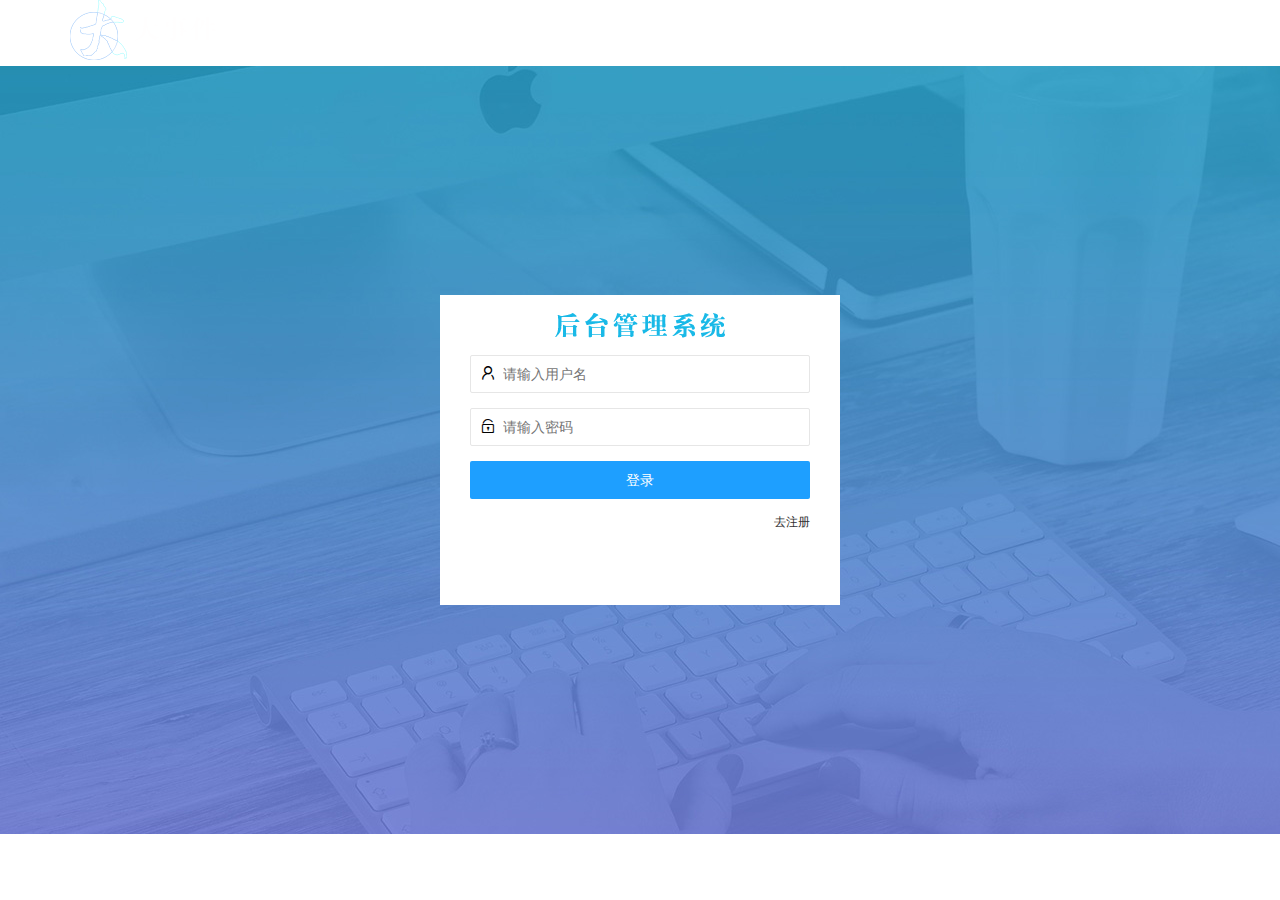
<file: login.html>
<!DOCTYPE html>
<html lang="en">

<head>
    <meta charset="UTF-8">
    <meta name="viewport" content="width=device-width, initial-scale=1.0">
    <title>大事件-登录/注册</title>
    <!-- 引入layui.css -->
    <link rel="stylesheet" href="/assets/lib/layui/css/layui.css">
    <!-- 引入login.css -->
    <link rel="stylesheet" href="/assets/css/login.css">
</head>

<body>
    <!-- logo区域 -->
    <div class="layui-main">
        <img src="/assets//images/logo.png" alt="">
    </div>
    <!-- 表单区域 -->
    <div class="loginAndRegBox">
        <div class="title-box"></div>
        <!-- 登录表单 -->
        <div class="login-box">
            <form class="layui-form" action="" id="form_login">
                <!-- 用户名 -->
                <div class="layui-form-item">
                    <i class="layui-icon layui-icon-username"></i>
                    <input type="text" name="username" required lay-verify="required" placeholder="请输入用户名"
                        autocomplete="off" class="layui-input" lay-verType="tips">
                </div>
                <!-- 密码 -->
                <div class="layui-form-item">
                    <i class="layui-icon layui-icon-password"></i>
                    <input type="password" name="password" required lay-verify="required|pwd" placeholder="请输入密码"
                        autocomplete="off" class="layui-input">
                </div>
                <!-- 登录按钮 -->
                <div class="layui-form-item">
                    <button class="layui-btn layui-btn-fluid layui-btn-normal" lay-submit>登录</button>
                </div>
                <div class="layui-form-item links">
                    <a href="javascript:;" id="link_reg">去注册</a>
                </div>
            </form>
        </div>
        <!-- 注册表单 -->
        <div class="reg-box" style="display: none;">
            <!-- 注册的表单 -->
            <form class="layui-form" action="" id="form_reg">
                <!-- 用户名 -->
                <div class="layui-form-item">
                    <i class="layui-icon layui-icon-username"></i>
                    <input type="text" name="username" required lay-verify="required" placeholder="请输入用户名"
                        autocomplete="off" class="layui-input" />
                </div>
                <!-- 密码 -->
                <div class="layui-form-item">
                    <i class="layui-icon layui-icon-password"></i>
                    <input type="password" name="password" required lay-verify="required|pwd" placeholder="请输入密码"
                        autocomplete="off" class="layui-input" />
                </div>
                <!-- 密码确认框 -->
                <div class="layui-form-item">
                    <i class="layui-icon layui-icon-password"></i>
                    <input type="password" name="repassword" required lay-verify="required|pwd|reqpwd"
                        placeholder="再次确认密码" autocomplete="off" class="layui-input" />
                </div>
                <!-- 注册按钮 -->
                <div class="layui-form-item">
                    <!-- 注意：表单提交按钮和普通按钮的区别，就是 lay-submit 属性 -->
                    <button class="layui-btn layui-btn-fluid layui-btn-normal" lay-submit>注册</button>
                </div>
                <div class="layui-form-item links">
                    <a href="javascript:;" id="link_login">去登录</a>
                </div>
            </form>
        </div>
    </div>
    <!-- 导入layui的js文件 -->
    <script src="/assets/lib/layui/layui.all.js"></script>
    <script src="./assets/lib/jquery.js"></script>
    <script src="./assets/js/login.js"></script>
</body>

</html>
</file>
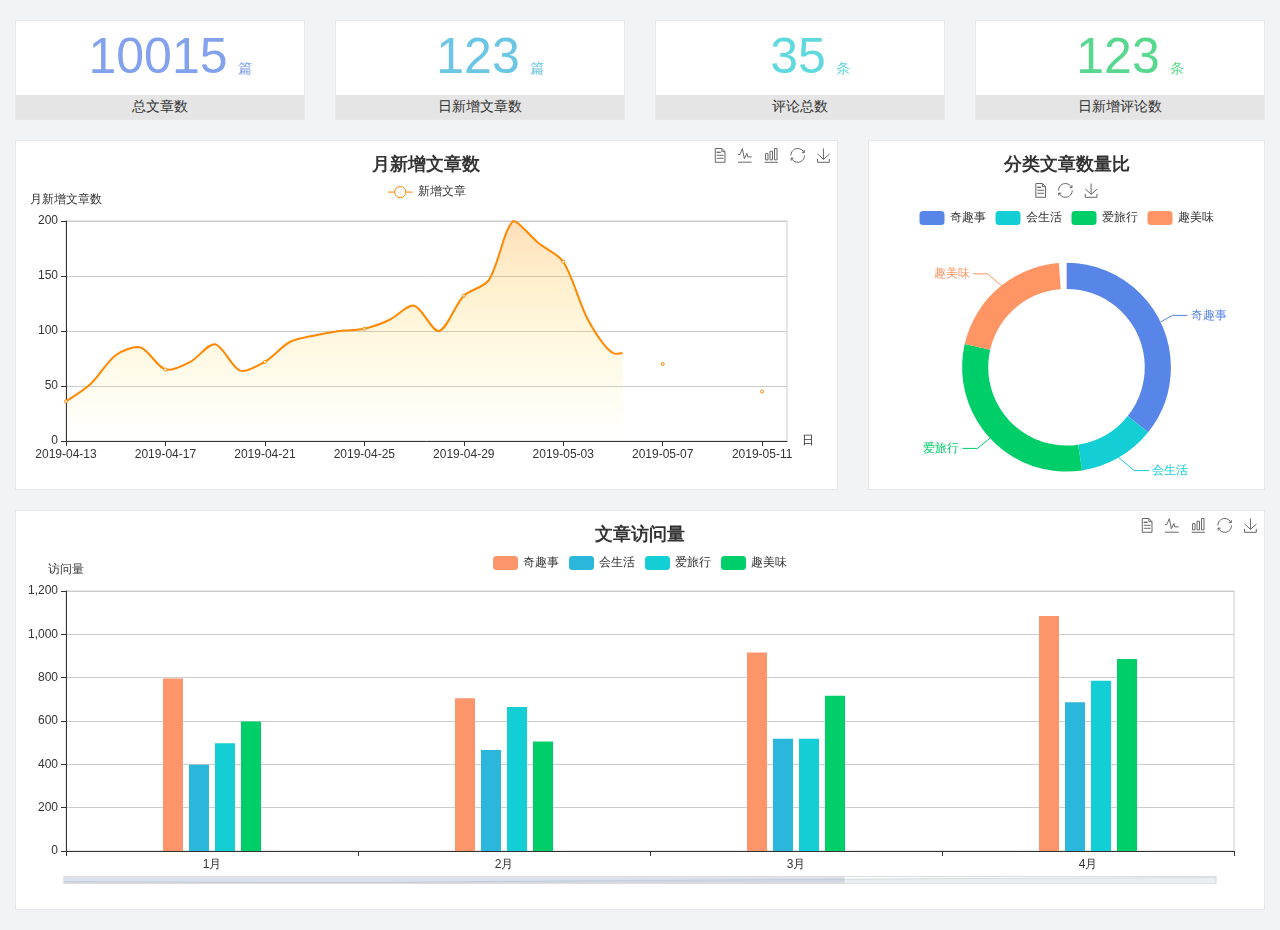
<file: home/dashboard.html>
<!DOCTYPE html>
<html lang="en">

<head>
  <meta charset="UTF-8">
  <meta name="viewport" content="width=device-width, initial-scale=1.0">
  <meta http-equiv="X-UA-Compatible" content="ie=edge">
  <title>图表统计</title>
  <link rel="stylesheet" href="../../assets/lib/bootstrap.css" />
  <link rel="stylesheet" href="../../assets/lib/main.css" />
  <script src="../../assets/lib/jquery.js"></script>
  <script type="text/javascript" src="../../assets/lib/echarts.min.js"></script>
</head>

<body>
  <div class="container-fluid">
    <div class="row spannel_list">
      <div class="col-sm-3 col-xs-6">
        <div class="spannel">
          <em>10015</em><span>篇</span>
          <b>总文章数</b>
        </div>
      </div>
      <div class="col-sm-3 col-xs-6">
        <div class="spannel scolor01">
          <em>123</em><span>篇</span>
          <b>日新增文章数</b>
        </div>
      </div>
      <div class="col-sm-3 col-xs-6">
        <div class="spannel scolor02">
          <em>35</em><span>条</span>
          <b>评论总数</b>
        </div>
      </div>
      <div class="col-sm-3 col-xs-6">
        <div class="spannel scolor03">
          <em>123</em><span>条</span>
          <b>日新增评论数</b>
        </div>
      </div>
    </div>
  </div>

  <div class="container-fluid">
    <div class="row curve-pie">
      <div class="col-lg-8 col-md-8">
        <div class="gragh_pannel" id="curve_show"></div>
      </div>
      <div class="col-lg-4 col-md-4">
        <div class="gragh_pannel" id="pie_show"></div>
      </div>
    </div>
  </div>

  <div class="container-fluid">
    <div class="column_pannel" id="column_show"></div>
  </div>

  <script>
    var oChart = echarts.init(document.getElementById('curve_show'));
    var aList_all = [
      { 'count': 36, 'date': '2019-04-13' },
      { 'count': 52, 'date': '2019-04-14' },
      { 'count': 78, 'date': '2019-04-15' },
      { 'count': 85, 'date': '2019-04-16' },
      { 'count': 65, 'date': '2019-04-17' },
      { 'count': 72, 'date': '2019-04-18' },
      { 'count': 88, 'date': '2019-04-19' },
      { 'count': 64, 'date': '2019-04-20' },
      { 'count': 72, 'date': '2019-04-21' },
      { 'count': 90, 'date': '2019-04-22' },
      { 'count': 96, 'date': '2019-04-23' },
      { 'count': 100, 'date': '2019-04-24' },
      { 'count': 102, 'date': '2019-04-25' },
      { 'count': 110, 'date': '2019-04-26' },
      { 'count': 123, 'date': '2019-04-27' },
      { 'count': 100, 'date': '2019-04-28' },
      { 'count': 132, 'date': '2019-04-29' },
      { 'count': 146, 'date': '2019-04-30' },
      { 'count': 200, 'date': '2019-05-01' },
      { 'count': 180, 'date': '2019-05-02' },
      { 'count': 163, 'date': '2019-05-03' },
      { 'count': 110, 'date': '2019-05-04' },
      { 'count': 80, 'date': '2019-05-05' },
      { 'count': 82, 'date': '2019-05-06' },
      { 'count': 70, 'date': '2019-05-07' },
      { 'count': 65, 'date': '2019-05-08' },
      { 'count': 54, 'date': '2019-05-09' },
      { 'count': 40, 'date': '2019-05-10' },
      { 'count': 45, 'date': '2019-05-11' },
      { 'count': 38, 'date': '2019-05-12' },
    ];

    let aCount = [];
    let aDate = [];

    for (var i = 0; i < aList_all.length; i++) {
      aCount.push(aList_all[i].count);
      aDate.push(aList_all[i].date);
    }

    var chartopt = {
      title: {
        text: '月新增文章数',
        left: 'center',
        top: '10'
      },
      tooltip: {
        trigger: 'axis'
      },
      legend: {
        data: ['新增文章'],
        top: '40'
      },
      toolbox: {
        show: true,
        feature: {
          mark: { show: true },
          dataView: { show: true, readOnly: false },
          magicType: { show: true, type: ['line', 'bar'] },
          restore: { show: true },
          saveAsImage: { show: true }
        }
      },
      calculable: true,
      xAxis: [
        {
          name: '日',
          type: 'category',
          boundaryGap: false,
          data: aDate
        }
      ],
      yAxis: [
        {
          name: '月新增文章数',
          type: 'value'
        }
      ],
      series: [
        {
          name: '新增文章',
          type: 'line',
          smooth: true,
          itemStyle: { normal: { areaStyle: { type: 'default' }, color: '#f80' }, lineStyle: { color: '#f80' } },
          data: aCount
        }],
      areaStyle: {
        normal: {
          color: new echarts.graphic.LinearGradient(0, 0, 0, 1, [{
            offset: 0,
            color: 'rgba(255,136,0,0.39)'
          }, {
            offset: .34,
            color: 'rgba(255,180,0,0.25)'
          }, {
            offset: 1,
            color: 'rgba(255,222,0,0.00)'
          }])

        }
      },
      grid: {
        show: true,
        x: 50,
        x2: 50,
        y: 80,
        height: 220
      }
    };

    oChart.setOption(chartopt);


    var oPie = echarts.init(document.getElementById('pie_show'));
    var oPieopt =
    {
      title: {
        top: 10,
        text: '分类文章数量比',
        x: 'center'
      },
      tooltip: {
        trigger: 'item',
        formatter: "{a} <br/>{b} : {c} ({d}%)"
      },
      color: ['#5885e8', '#13cfd5', '#00ce68', '#ff9565'],
      legend: {
        x: 'center',
        top: 65,
        data: ['奇趣事', '会生活', '爱旅行', '趣美味']
      },
      toolbox: {
        show: true,
        x: 'center',
        top: 35,
        feature: {
          mark: { show: true },
          dataView: { show: true, readOnly: false },
          magicType: {
            show: true,
            type: ['pie', 'funnel'],
            option: {
              funnel: {
                x: '25%',
                width: '50%',
                funnelAlign: 'left',
                max: 1548
              }
            }
          },
          restore: { show: true },
          saveAsImage: { show: true }
        }
      },
      calculable: true,
      series: [
        {
          name: '访问来源',
          type: 'pie',
          radius: ['45%', '60%'],
          center: ['50%', '65%'],
          data: [
            { value: 300, name: '奇趣事' },
            { value: 100, name: '会生活' },
            { value: 260, name: '爱旅行' },
            { value: 180, name: '趣美味' }
          ]
        }
      ]
    };
    oPie.setOption(oPieopt);



    var oColumn = this.echarts.init(document.getElementById('column_show'));
    var oColumnopt =
    {
      title: {
        text: '文章访问量',
        left: 'center',
        top: '10'
      },
      tooltip: {
        trigger: 'axis'
      },
      legend: {
        data: ['奇趣事', '会生活', '爱旅行', '趣美味'],
        top: '40'
      },
      toolbox: {
        show: true,
        feature: {
          mark: { show: true },
          dataView: { show: true, readOnly: false },
          magicType: { show: true, type: ['line', 'bar'] },
          restore: { show: true },
          saveAsImage: { show: true }
        }
      },
      calculable: true,
      xAxis: [
        {
          type: 'category',
          data: ['1月', '2月', '3月', '4月', '5月']
        }
      ],
      yAxis: [
        {
          name: '访问量',
          type: 'value'
        }
      ],
      series: [
        {
          name: '奇趣事',
          type: 'bar',
          barWidth: 20,
          itemStyle: {
            normal: { areaStyle: { type: 'default' }, color: '#fd956a' }
          },
          data: [800, 708, 920, 1090, 1200]
        },
        {
          name: '会生活',
          type: 'bar',
          barWidth: 20,
          itemStyle: {
            normal: { areaStyle: { type: 'default' }, color: '#2bb6db' }
          },
          data: [400, 468, 520, 690, 800]
        },
        {
          name: '爱旅行',
          type: 'bar',
          barWidth: 20,
          itemStyle: {
            normal: { areaStyle: { type: 'default' }, color: '#13cfd5' }
          },
          data: [500, 668, 520, 790, 900]
        },
        {
          name: '趣美味',
          type: 'bar',
          barWidth: 20,
          itemStyle: {
            normal: { areaStyle: { type: 'default' }, color: '#00ce68' }
          },
          data: [600, 508, 720, 890, 1000]
        }
      ],
      grid: {
        show: true,
        x: 50,
        x2: 30,
        y: 80,
        height: 260
      },
      dataZoom: [//给x轴设置滚动条
        {
          start: 0,//默认为0
          end: 100 - 1000 / 31,//默认为100
          type: 'slider',
          show: true,
          xAxisIndex: [0],
          handleSize: 0,//滑动条的 左右2个滑动条的大小
          height: 8,//组件高度
          left: 45, //左边的距离
          right: 50,//右边的距离
          bottom: 26,//右边的距离
          handleColor: '#ddd',//h滑动图标的颜色
          handleStyle: {
            borderColor: "#cacaca",
            borderWidth: "1",
            shadowBlur: 2,
            background: "#ddd",
            shadowColor: "#ddd",
          }
        }]
    };
    oColumn.setOption(oColumnopt);
  </script>
</body>

</html>
</file>
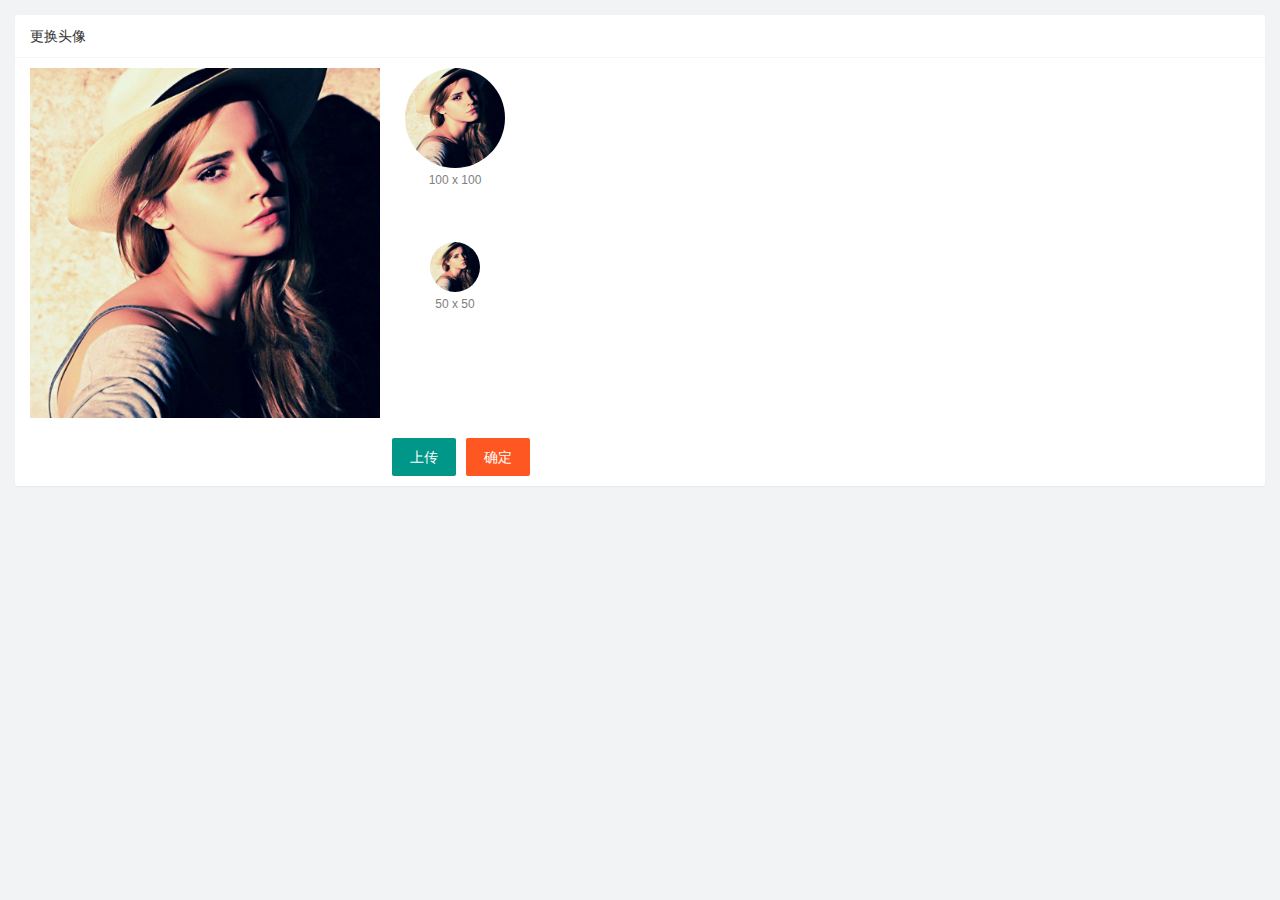
<file: user/user_avatar.html>
<!DOCTYPE html>
<html lang="en">

<head>
    <meta charset="UTF-8" />
    <meta name="viewport" content="width=device-width, initial-scale=1.0" />
    <title>Document</title>
    <link rel="stylesheet" href="/assets/lib/layui/css/layui.css" />
    <link rel="stylesheet" href="/assets/css/user/user_avatar.css" />
    <link rel="stylesheet" href="/assets/lib/cropper/cropper.css">
</head>

<body>
    <!-- 卡片区域 -->
    <div class="layui-card">
        <div class="layui-card-header">更换头像</div>
        <div class="layui-card-body">
            <!-- 第一行的图片裁剪和预览区域 -->
            <div class="row1">
                <!-- 图片裁剪区域 -->
                <div class="cropper-box">
                    <!-- 这个 img 标签很重要，将来会把它初始化为裁剪区域 -->
                    <img id="image" src="/assets/images/sample.jpg" />
                </div>
                <!-- 图片的预览区域 -->
                <div class="preview-box">
                    <div>
                        <!-- 宽高为 100px 的预览区域 -->
                        <div class="img-preview w100"></div>
                        <p class="size">100 x 100</p>
                    </div>
                    <div>
                        <!-- 宽高为 50px 的预览区域 -->
                        <div class="img-preview w50"></div>
                        <p class="size">50 x 50</p>
                    </div>
                </div>
            </div>
            <!-- 第二行的按钮区域 -->
            <div class="row2">
                <!-- 文件选择控件 -->
                <input type="file" id="file" accept="image/png,image/jpeg" />

                <button type="button" class="layui-btn" id="btnChooseImage">上传</button>
                <button type="button" class="layui-btn layui-btn-danger" id="btnUpload">确定</button>
            </div>
        </div>
    </div>
    <script src="/assets/lib/layui/layui.all.js"></script>
    <!-- 图片裁剪 -->
    <script src="/assets/lib/cropper/Cropper.js"></script>
    <script src="/assets/lib/cropper/jquery-cropper.js"></script>

</body>

</html>
</file>
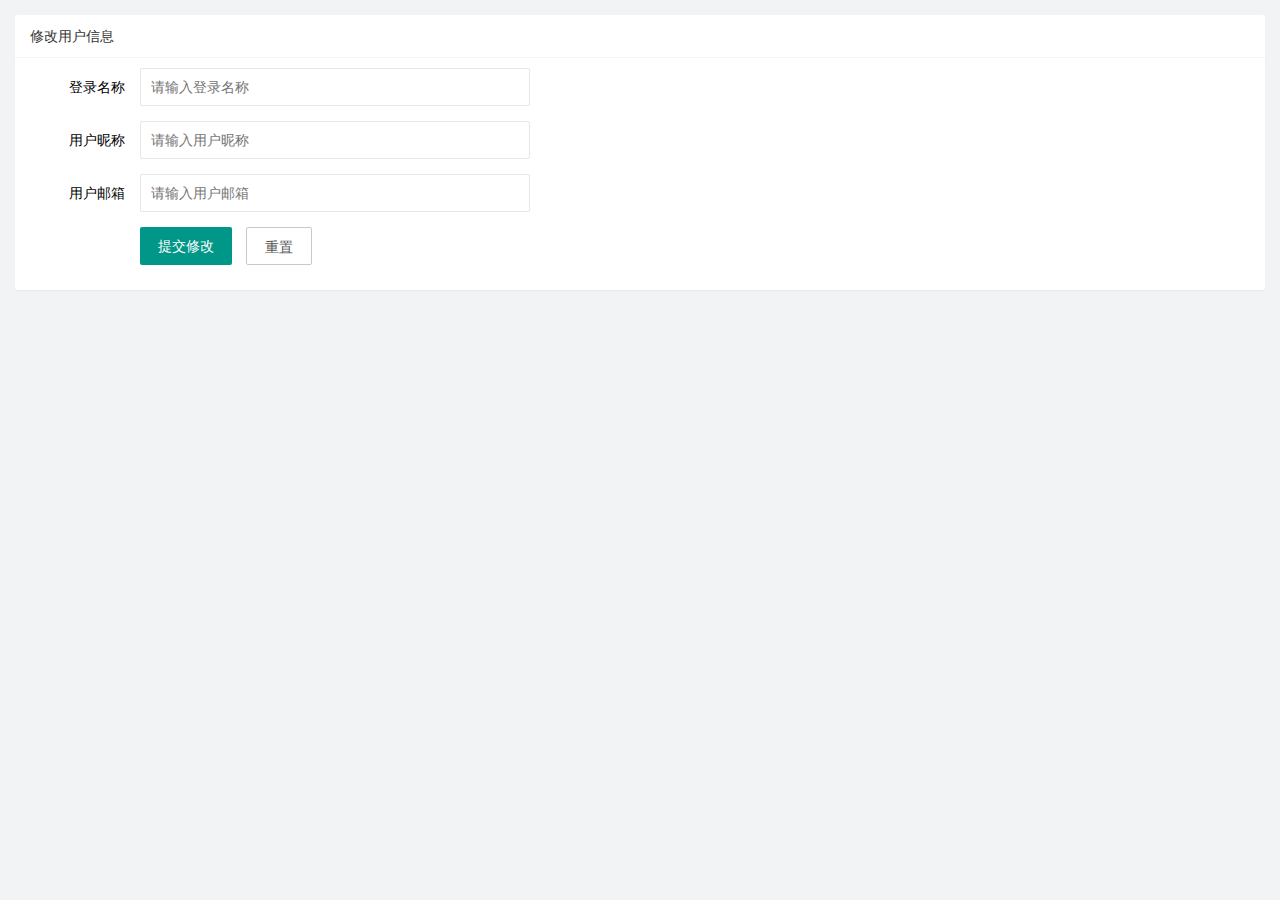
<file: user/user_info.html>
<!DOCTYPE html>
<html lang="en">

<head>
    <meta charset="UTF-8" />
    <meta name="viewport" content="width=device-width, initial-scale=1.0" />
    <title>用户基本资料</title>
    <!-- 导入 layui 的样式 -->
    <link rel="stylesheet" href="/assets/lib/layui/css/layui.css" />
    <!-- 导入自己的样式 -->
    <link rel="stylesheet" href="/assets/css/user/user_info.css" />
</head>

<body>
    <!-- 卡片区域 -->
    <div class="layui-card">
        <div class="layui-card-header">修改用户信息</div>
        <div class="layui-card-body">
            <!-- form 表单区域 -->
            <form class="layui-form" action="" lay-filter="formUserInfo">
                <input type="hidden" name="id" value="" />
                <div class="layui-form-item">
                    <label class="layui-form-label">登录名称</label>
                    <div class="layui-input-block">
                        <input type="text" name="username" required lay-verify="required" placeholder="请输入登录名称" autocomplete="off" class="layui-input" readonly />
                    </div>
                </div>
                <div class="layui-form-item">
                    <label class="layui-form-label">用户昵称</label>
                    <div class="layui-input-block">
                        <input type="text" name="nickname" required lay-verify="required|nickname" placeholder="请输入用户昵称" autocomplete="off" class="layui-input" />
                    </div>
                </div>
                <div class="layui-form-item">
                    <label class="layui-form-label">用户邮箱</label>
                    <div class="layui-input-block">
                        <input type="text" name="email" required lay-verify="required|email" placeholder="请输入用户邮箱" autocomplete="off" class="layui-input" />
                    </div>
                </div>
                <div class="layui-form-item">
                    <div class="layui-input-block">
                        <button class="layui-btn" lay-submit lay-filter="formDemo">提交修改</button>
                        <button type="reset" class="layui-btn layui-btn-primary" id="btnReset">重置</button>
                    </div>
                </div>
            </form>
        </div>
    </div>
    <script src="/assets/lib/layui/layui.all.js"></script>

</body>

</html>
</file>
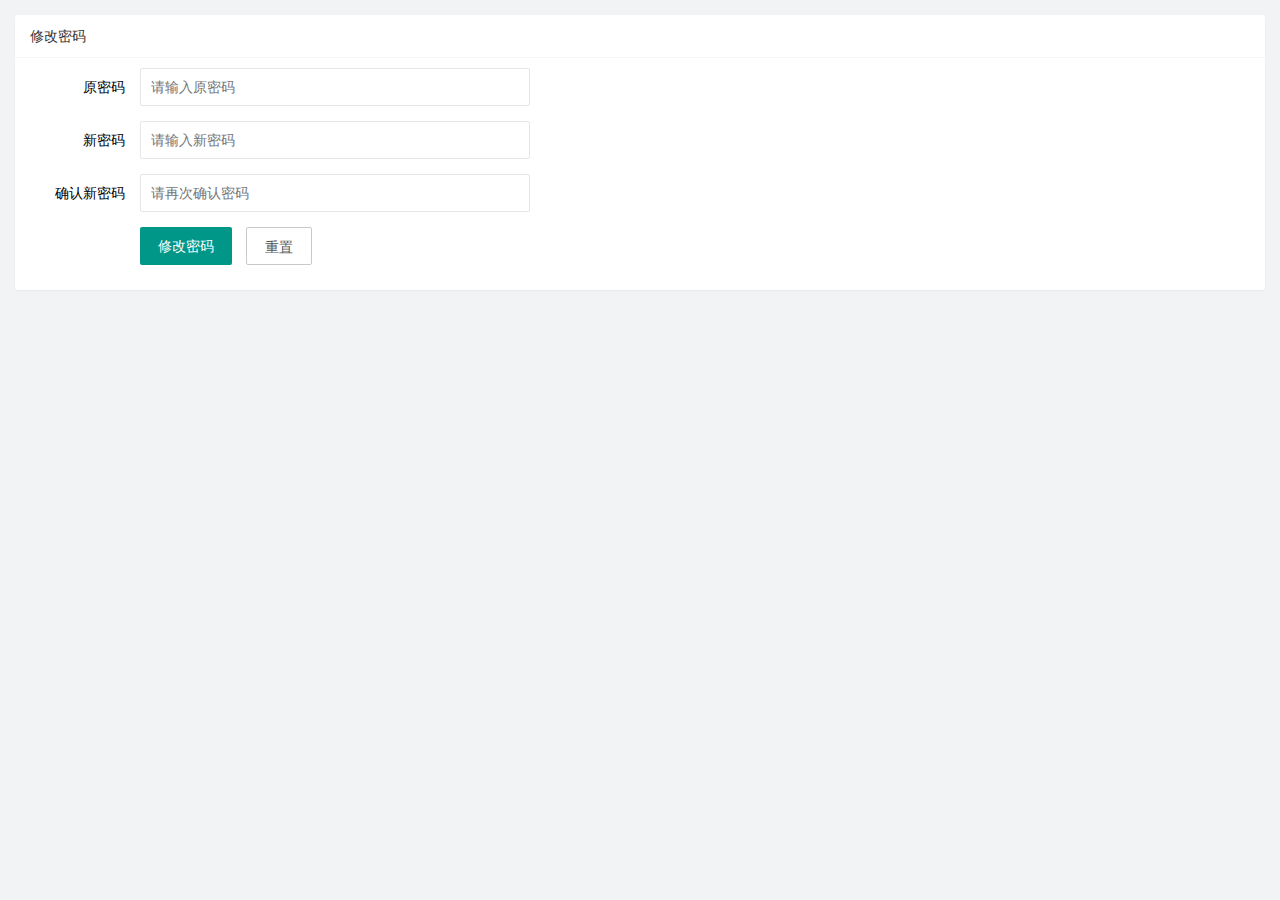
<file: user/user_pwd.html>
<!DOCTYPE html>
<html lang="en">

<head>
    <meta charset="UTF-8" />
    <meta name="viewport" content="width=device-width, initial-scale=1.0" />
    <title>Document</title>
    <link rel="stylesheet" href="/assets/lib/layui/css/layui.css" />
    <link rel="stylesheet" href="/assets/css/user/user_pwd.css" />
</head>

<body>
    <!-- 卡片区域 -->
    <div class="layui-card">
        <div class="layui-card-header">修改密码</div>
        <div class="layui-card-body">
            <form class="layui-form">
                <div class="layui-form-item">
                    <label class="layui-form-label">原密码</label>
                    <div class="layui-input-block">
                        <input type="password" name="oldPwd" required lay-verify="required|pwd" placeholder="请输入原密码" autocomplete="off" class="layui-input" />
                    </div>
                </div>
                <div class="layui-form-item">
                    <label class="layui-form-label">新密码</label>
                    <div class="layui-input-block">
                        <input type="password" name="newPwd" required lay-verify="required|pwd|samePwd" placeholder="请输入新密码" autocomplete="off" class="layui-input" />
                    </div>
                </div>
                <div class="layui-form-item">
                    <label class="layui-form-label">确认新密码</label>
                    <div class="layui-input-block">
                        <input type="password" name="rePwd" required lay-verify="required|pwd|rePwd" placeholder="请再次确认密码" autocomplete="off" class="layui-input" />
                    </div>
                </div>
                <div class="layui-form-item">
                    <div class="layui-input-block">
                        <button class="layui-btn" lay-submit lay-filter="formDemo">修改密码</button>
                        <button type="reset" class="layui-btn layui-btn-primary">重置</button>
                    </div>
                </div>
            </form>
        </div>
    </div>
    <!-- 导入 layui 的 js -->
    <script src="/assets/lib/layui/layui.all.js"></script>

</body>

</html>
</file>
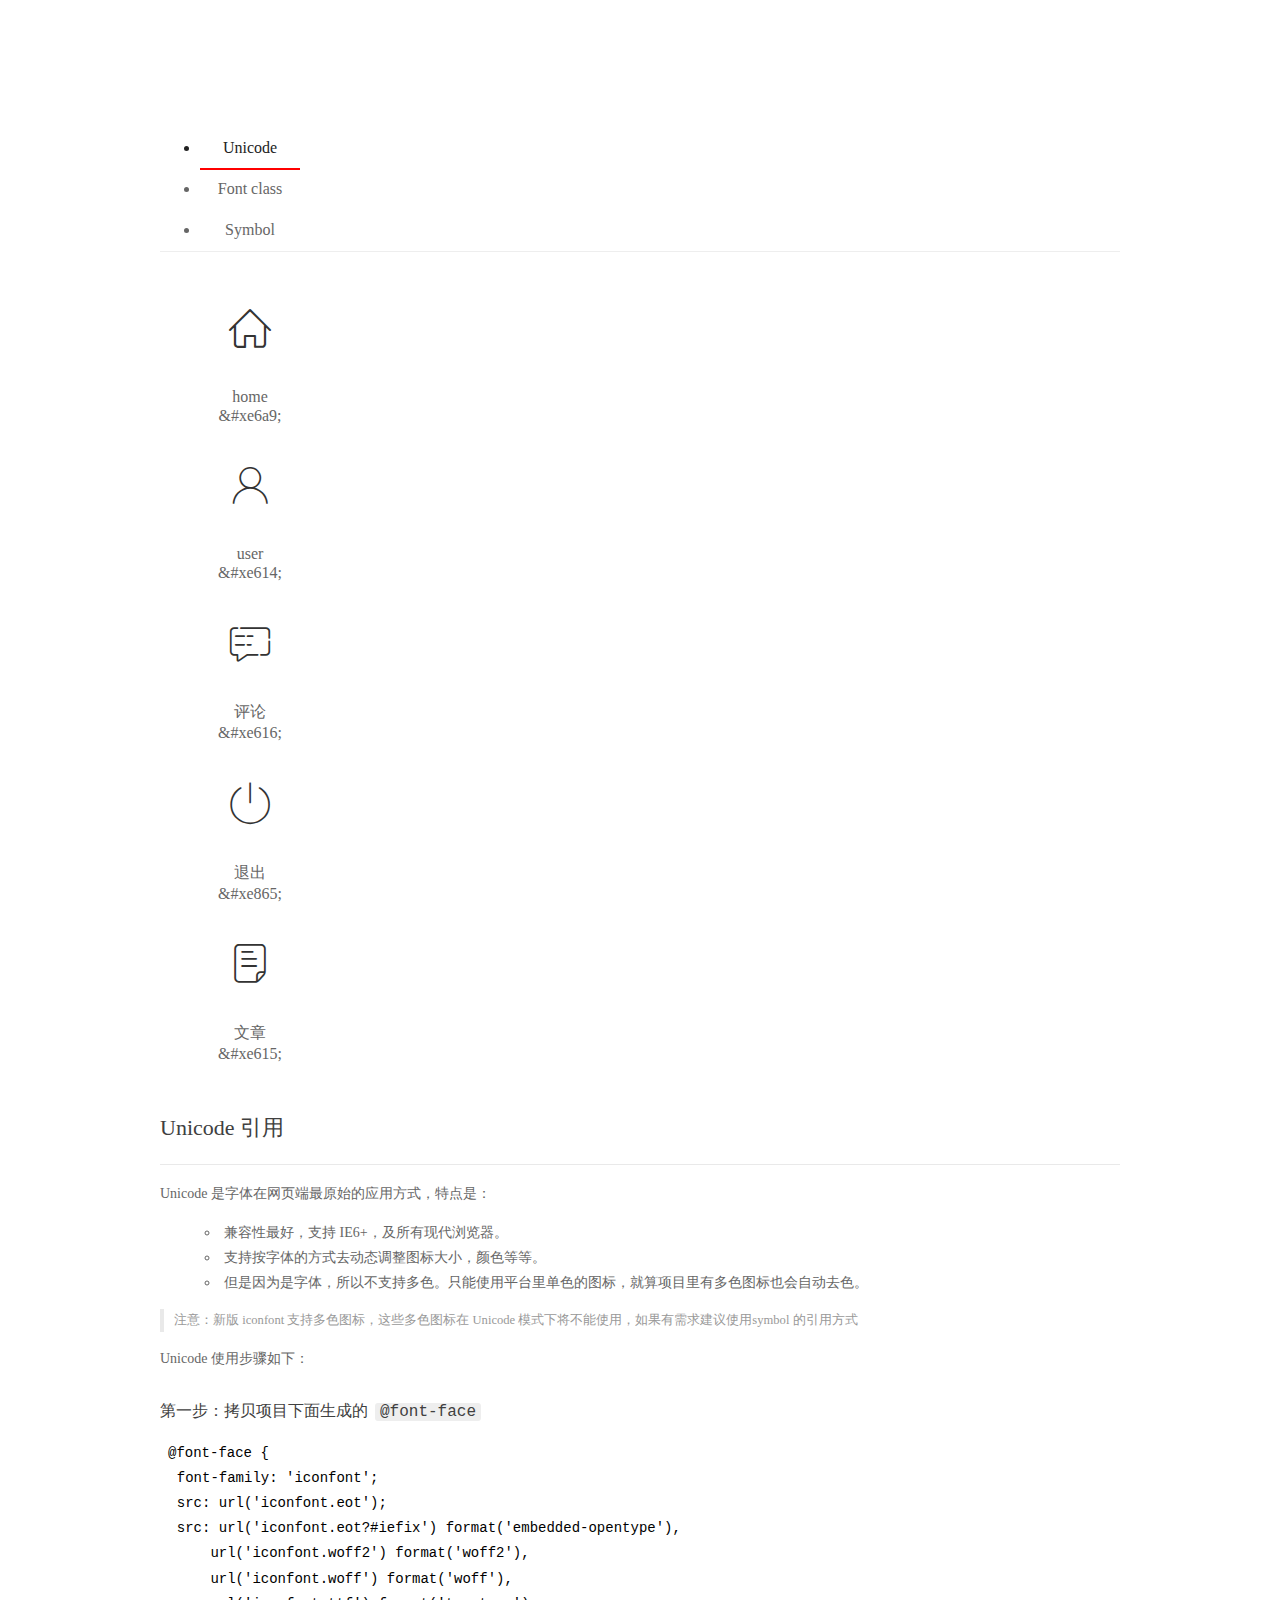
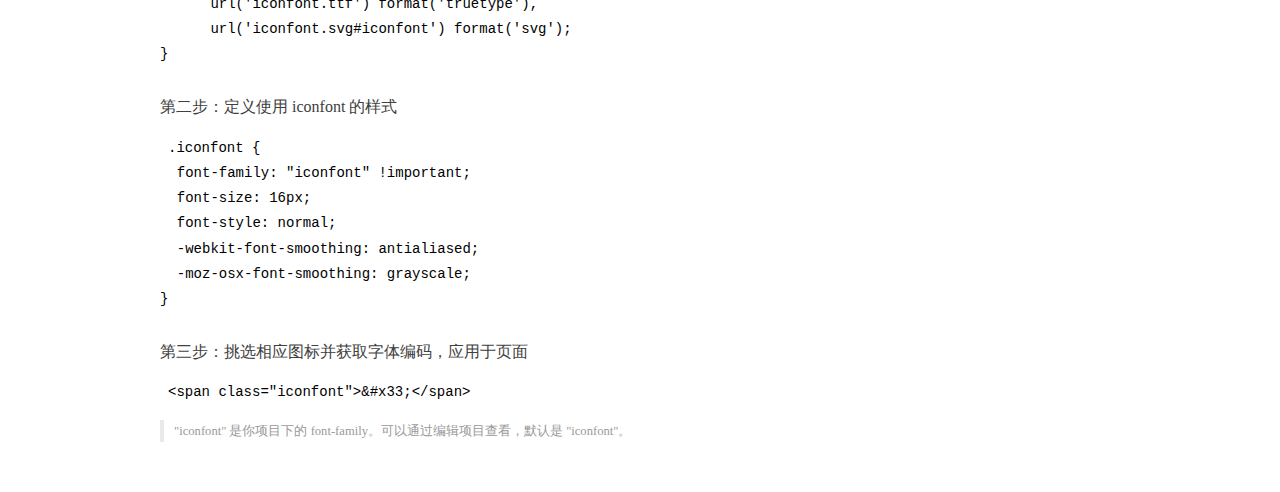
<file: assets/fonts/demo_index.html>
<!DOCTYPE html>
<html>
<head>
  <meta charset="utf-8"/>
  <title>IconFont Demo</title>
  <link rel="shortcut icon" href="https://gtms04.alicdn.com/tps/i4/TB1_oz6GVXXXXaFXpXXJDFnIXXX-64-64.ico" type="image/x-icon"/>
  <link rel="stylesheet" href="https://g.alicdn.com/thx/cube/1.3.2/cube.min.css">
  <link rel="stylesheet" href="demo.css">
  <link rel="stylesheet" href="iconfont.css">
  <script src="iconfont.js"></script>
  <!-- jQuery -->
  <script src="https://a1.alicdn.com/oss/uploads/2018/12/26/7bfddb60-08e8-11e9-9b04-53e73bb6408b.js"></script>
  <!-- 代码高亮 -->
  <script src="https://a1.alicdn.com/oss/uploads/2018/12/26/a3f714d0-08e6-11e9-8a15-ebf944d7534c.js"></script>
</head>
<body>
  <div class="main">
    <h1 class="logo"><a href="https://www.iconfont.cn/" title="iconfont 首页" target="_blank">&#xe86b;</a></h1>
    <div class="nav-tabs">
      <ul id="tabs" class="dib-box">
        <li class="dib active"><span>Unicode</span></li>
        <li class="dib"><span>Font class</span></li>
        <li class="dib"><span>Symbol</span></li>
      </ul>
      
    </div>
    <div class="tab-container">
      <div class="content unicode" style="display: block;">
          <ul class="icon_lists dib-box">
          
            <li class="dib">
              <span class="icon iconfont">&#xe6a9;</span>
                <div class="name">home</div>
                <div class="code-name">&amp;#xe6a9;</div>
              </li>
          
            <li class="dib">
              <span class="icon iconfont">&#xe614;</span>
                <div class="name">user</div>
                <div class="code-name">&amp;#xe614;</div>
              </li>
          
            <li class="dib">
              <span class="icon iconfont">&#xe616;</span>
                <div class="name">评论</div>
                <div class="code-name">&amp;#xe616;</div>
              </li>
          
            <li class="dib">
              <span class="icon iconfont">&#xe865;</span>
                <div class="name">退出</div>
                <div class="code-name">&amp;#xe865;</div>
              </li>
          
            <li class="dib">
              <span class="icon iconfont">&#xe615;</span>
                <div class="name">文章</div>
                <div class="code-name">&amp;#xe615;</div>
              </li>
          
          </ul>
          <div class="article markdown">
          <h2 id="unicode-">Unicode 引用</h2>
          <hr>

          <p>Unicode 是字体在网页端最原始的应用方式，特点是：</p>
          <ul>
            <li>兼容性最好，支持 IE6+，及所有现代浏览器。</li>
            <li>支持按字体的方式去动态调整图标大小，颜色等等。</li>
            <li>但是因为是字体，所以不支持多色。只能使用平台里单色的图标，就算项目里有多色图标也会自动去色。</li>
          </ul>
          <blockquote>
            <p>注意：新版 iconfont 支持多色图标，这些多色图标在 Unicode 模式下将不能使用，如果有需求建议使用symbol 的引用方式</p>
          </blockquote>
          <p>Unicode 使用步骤如下：</p>
          <h3 id="-font-face">第一步：拷贝项目下面生成的 <code>@font-face</code></h3>
<pre><code class="language-css"
>@font-face {
  font-family: 'iconfont';
  src: url('iconfont.eot');
  src: url('iconfont.eot?#iefix') format('embedded-opentype'),
      url('iconfont.woff2') format('woff2'),
      url('iconfont.woff') format('woff'),
      url('iconfont.ttf') format('truetype'),
      url('iconfont.svg#iconfont') format('svg');
}
</code></pre>
          <h3 id="-iconfont-">第二步：定义使用 iconfont 的样式</h3>
<pre><code class="language-css"
>.iconfont {
  font-family: "iconfont" !important;
  font-size: 16px;
  font-style: normal;
  -webkit-font-smoothing: antialiased;
  -moz-osx-font-smoothing: grayscale;
}
</code></pre>
          <h3 id="-">第三步：挑选相应图标并获取字体编码，应用于页面</h3>
<pre>
<code class="language-html"
>&lt;span class="iconfont"&gt;&amp;#x33;&lt;/span&gt;
</code></pre>
          <blockquote>
            <p>"iconfont" 是你项目下的 font-family。可以通过编辑项目查看，默认是 "iconfont"。</p>
          </blockquote>
          </div>
      </div>
      <div class="content font-class">
        <ul class="icon_lists dib-box">
          
          <li class="dib">
            <span class="icon iconfont icon-home"></span>
            <div class="name">
              home
            </div>
            <div class="code-name">.icon-home
            </div>
          </li>
          
          <li class="dib">
            <span class="icon iconfont icon-user"></span>
            <div class="name">
              user
            </div>
            <div class="code-name">.icon-user
            </div>
          </li>
          
          <li class="dib">
            <span class="icon iconfont icon-pinglun"></span>
            <div class="name">
              评论
            </div>
            <div class="code-name">.icon-pinglun
            </div>
          </li>
          
          <li class="dib">
            <span class="icon iconfont icon-tuichu"></span>
            <div class="name">
              退出
            </div>
            <div class="code-name">.icon-tuichu
            </div>
          </li>
          
          <li class="dib">
            <span class="icon iconfont icon-16"></span>
            <div class="name">
              文章
            </div>
            <div class="code-name">.icon-16
            </div>
          </li>
          
        </ul>
        <div class="article markdown">
        <h2 id="font-class-">font-class 引用</h2>
        <hr>

        <p>font-class 是 Unicode 使用方式的一种变种，主要是解决 Unicode 书写不直观，语意不明确的问题。</p>
        <p>与 Unicode 使用方式相比，具有如下特点：</p>
        <ul>
          <li>兼容性良好，支持 IE8+，及所有现代浏览器。</li>
          <li>相比于 Unicode 语意明确，书写更直观。可以很容易分辨这个 icon 是什么。</li>
          <li>因为使用 class 来定义图标，所以当要替换图标时，只需要修改 class 里面的 Unicode 引用。</li>
          <li>不过因为本质上还是使用的字体，所以多色图标还是不支持的。</li>
        </ul>
        <p>使用步骤如下：</p>
        <h3 id="-fontclass-">第一步：引入项目下面生成的 fontclass 代码：</h3>
<pre><code class="language-html">&lt;link rel="stylesheet" href="./iconfont.css"&gt;
</code></pre>
        <h3 id="-">第二步：挑选相应图标并获取类名，应用于页面：</h3>
<pre><code class="language-html">&lt;span class="iconfont icon-xxx"&gt;&lt;/span&gt;
</code></pre>
        <blockquote>
          <p>"
            iconfont" 是你项目下的 font-family。可以通过编辑项目查看，默认是 "iconfont"。</p>
        </blockquote>
      </div>
      </div>
      <div class="content symbol">
          <ul class="icon_lists dib-box">
          
            <li class="dib">
                <svg class="icon svg-icon" aria-hidden="true">
                  <use xlink:href="#icon-home"></use>
                </svg>
                <div class="name">home</div>
                <div class="code-name">#icon-home</div>
            </li>
          
            <li class="dib">
                <svg class="icon svg-icon" aria-hidden="true">
                  <use xlink:href="#icon-user"></use>
                </svg>
                <div class="name">user</div>
                <div class="code-name">#icon-user</div>
            </li>
          
            <li class="dib">
                <svg class="icon svg-icon" aria-hidden="true">
                  <use xlink:href="#icon-pinglun"></use>
                </svg>
                <div class="name">评论</div>
                <div class="code-name">#icon-pinglun</div>
            </li>
          
            <li class="dib">
                <svg class="icon svg-icon" aria-hidden="true">
                  <use xlink:href="#icon-tuichu"></use>
                </svg>
                <div class="name">退出</div>
                <div class="code-name">#icon-tuichu</div>
            </li>
          
            <li class="dib">
                <svg class="icon svg-icon" aria-hidden="true">
                  <use xlink:href="#icon-16"></use>
                </svg>
                <div class="name">文章</div>
                <div class="code-name">#icon-16</div>
            </li>
          
          </ul>
          <div class="article markdown">
          <h2 id="symbol-">Symbol 引用</h2>
          <hr>

          <p>这是一种全新的使用方式，应该说这才是未来的主流，也是平台目前推荐的用法。相关介绍可以参考这篇<a href="">文章</a>
            这种用法其实是做了一个 SVG 的集合，与另外两种相比具有如下特点：</p>
          <ul>
            <li>支持多色图标了，不再受单色限制。</li>
            <li>通过一些技巧，支持像字体那样，通过 <code>font-size</code>, <code>color</code> 来调整样式。</li>
            <li>兼容性较差，支持 IE9+，及现代浏览器。</li>
            <li>浏览器渲染 SVG 的性能一般，还不如 png。</li>
          </ul>
          <p>使用步骤如下：</p>
          <h3 id="-symbol-">第一步：引入项目下面生成的 symbol 代码：</h3>
<pre><code class="language-html">&lt;script src="./iconfont.js"&gt;&lt;/script&gt;
</code></pre>
          <h3 id="-css-">第二步：加入通用 CSS 代码（引入一次就行）：</h3>
<pre><code class="language-html">&lt;style&gt;
.icon {
  width: 1em;
  height: 1em;
  vertical-align: -0.15em;
  fill: currentColor;
  overflow: hidden;
}
&lt;/style&gt;
</code></pre>
          <h3 id="-">第三步：挑选相应图标并获取类名，应用于页面：</h3>
<pre><code class="language-html">&lt;svg class="icon" aria-hidden="true"&gt;
  &lt;use xlink:href="#icon-xxx"&gt;&lt;/use&gt;
&lt;/svg&gt;
</code></pre>
          </div>
      </div>

    </div>
  </div>
  <script>
  $(document).ready(function () {
      $('.tab-container .content:first').show()

      $('#tabs li').click(function (e) {
        var tabContent = $('.tab-container .content')
        var index = $(this).index()

        if ($(this).hasClass('active')) {
          return
        } else {
          $('#tabs li').removeClass('active')
          $(this).addClass('active')

          tabContent.hide().eq(index).fadeIn()
        }
      })
    })
  </script>
</body>
</html>
</file>
<file: assets/lib/layui/css/layui.css>
/** layui-v2.5.5 MIT License By https://www.layui.com */
 .layui-inline,img{display:inline-block;vertical-align:middle}h1,h2,h3,h4,h5,h6{font-weight:400}.layui-edge,.layui-header,.layui-inline,.layui-main{position:relative}.layui-body,.layui-edge,.layui-elip{overflow:hidden}.layui-btn,.layui-edge,.layui-inline,img{vertical-align:middle}.layui-btn,.layui-disabled,.layui-icon,.layui-unselect{-moz-user-select:none;-webkit-user-select:none;-ms-user-select:none}.layui-elip,.layui-form-checkbox span,.layui-form-pane .layui-form-label{text-overflow:ellipsis;white-space:nowrap}.layui-breadcrumb,.layui-tree-btnGroup{visibility:hidden}blockquote,body,button,dd,div,dl,dt,form,h1,h2,h3,h4,h5,h6,input,li,ol,p,pre,td,textarea,th,ul{margin:0;padding:0;-webkit-tap-highlight-color:rgba(0,0,0,0)}a:active,a:hover{outline:0}img{border:none}li{list-style:none}table{border-collapse:collapse;border-spacing:0}h4,h5,h6{font-size:100%}button,input,optgroup,option,select,textarea{font-family:inherit;font-size:inherit;font-style:inherit;font-weight:inherit;outline:0}pre{white-space:pre-wrap;white-space:-moz-pre-wrap;white-space:-pre-wrap;white-space:-o-pre-wrap;word-wrap:break-word}body{line-height:24px;font:14px Helvetica Neue,Helvetica,PingFang SC,Tahoma,Arial,sans-serif}hr{height:1px;margin:10px 0;border:0;clear:both}a{color:#333;text-decoration:none}a:hover{color:#777}a cite{font-style:normal;*cursor:pointer}.layui-border-box,.layui-border-box *{box-sizing:border-box}.layui-box,.layui-box *{box-sizing:content-box}.layui-clear{clear:both;*zoom:1}.layui-clear:after{content:'\20';clear:both;*zoom:1;display:block;height:0}.layui-inline{*display:inline;*zoom:1}.layui-edge{display:inline-block;width:0;height:0;border-width:6px;border-style:dashed;border-color:transparent}.layui-edge-top{top:-4px;border-bottom-color:#999;border-bottom-style:solid}.layui-edge-right{border-left-color:#999;border-left-style:solid}.layui-edge-bottom{top:2px;border-top-color:#999;border-top-style:solid}.layui-edge-left{border-right-color:#999;border-right-style:solid}.layui-disabled,.layui-disabled:hover{color:#d2d2d2!important;cursor:not-allowed!important}.layui-circle{border-radius:100%}.layui-show{display:block!important}.layui-hide{display:none!important}@font-face{font-family:layui-icon;src:url(../font/iconfont.eot?v=250);src:url(../font/iconfont.eot?v=250#iefix) format('embedded-opentype'),url(../font/iconfont.woff2?v=250) format('woff2'),url(../font/iconfont.woff?v=250) format('woff'),url(../font/iconfont.ttf?v=250) format('truetype'),url(../font/iconfont.svg?v=250#layui-icon) format('svg')}.layui-icon{font-family:layui-icon!important;font-size:16px;font-style:normal;-webkit-font-smoothing:antialiased;-moz-osx-font-smoothing:grayscale}.layui-icon-reply-fill:before{content:"\e611"}.layui-icon-set-fill:before{content:"\e614"}.layui-icon-menu-fill:before{content:"\e60f"}.layui-icon-search:before{content:"\e615"}.layui-icon-share:before{content:"\e641"}.layui-icon-set-sm:before{content:"\e620"}.layui-icon-engine:before{content:"\e628"}.layui-icon-close:before{content:"\1006"}.layui-icon-close-fill:before{content:"\1007"}.layui-icon-chart-screen:before{content:"\e629"}.layui-icon-star:before{content:"\e600"}.layui-icon-circle-dot:before{content:"\e617"}.layui-icon-chat:before{content:"\e606"}.layui-icon-release:before{content:"\e609"}.layui-icon-list:before{content:"\e60a"}.layui-icon-chart:before{content:"\e62c"}.layui-icon-ok-circle:before{content:"\1005"}.layui-icon-layim-theme:before{content:"\e61b"}.layui-icon-table:before{content:"\e62d"}.layui-icon-right:before{content:"\e602"}.layui-icon-left:before{content:"\e603"}.layui-icon-cart-simple:before{content:"\e698"}.layui-icon-face-cry:before{content:"\e69c"}.layui-icon-face-smile:before{content:"\e6af"}.layui-icon-survey:before{content:"\e6b2"}.layui-icon-tree:before{content:"\e62e"}.layui-icon-upload-circle:before{content:"\e62f"}.layui-icon-add-circle:before{content:"\e61f"}.layui-icon-download-circle:before{content:"\e601"}.layui-icon-templeate-1:before{content:"\e630"}.layui-icon-util:before{content:"\e631"}.layui-icon-face-surprised:before{content:"\e664"}.layui-icon-edit:before{content:"\e642"}.layui-icon-speaker:before{content:"\e645"}.layui-icon-down:before{content:"\e61a"}.layui-icon-file:before{content:"\e621"}.layui-icon-layouts:before{content:"\e632"}.layui-icon-rate-half:before{content:"\e6c9"}.layui-icon-add-circle-fine:before{content:"\e608"}.layui-icon-prev-circle:before{content:"\e633"}.layui-icon-read:before{content:"\e705"}.layui-icon-404:before{content:"\e61c"}.layui-icon-carousel:before{content:"\e634"}.layui-icon-help:before{content:"\e607"}.layui-icon-code-circle:before{content:"\e635"}.layui-icon-water:before{content:"\e636"}.layui-icon-username:before{content:"\e66f"}.layui-icon-find-fill:before{content:"\e670"}.layui-icon-about:before{content:"\e60b"}.layui-icon-location:before{content:"\e715"}.layui-icon-up:before{content:"\e619"}.layui-icon-pause:before{content:"\e651"}.layui-icon-date:before{content:"\e637"}.layui-icon-layim-uploadfile:before{content:"\e61d"}.layui-icon-delete:before{content:"\e640"}.layui-icon-play:before{content:"\e652"}.layui-icon-top:before{content:"\e604"}.layui-icon-friends:before{content:"\e612"}.layui-icon-refresh-3:before{content:"\e9aa"}.layui-icon-ok:before{content:"\e605"}.layui-icon-layer:before{content:"\e638"}.layui-icon-face-smile-fine:before{content:"\e60c"}.layui-icon-dollar:before{content:"\e659"}.layui-icon-group:before{content:"\e613"}.layui-icon-layim-download:before{content:"\e61e"}.layui-icon-picture-fine:before{content:"\e60d"}.layui-icon-link:before{content:"\e64c"}.layui-icon-diamond:before{content:"\e735"}.layui-icon-log:before{content:"\e60e"}.layui-icon-rate-solid:before{content:"\e67a"}.layui-icon-fonts-del:before{content:"\e64f"}.layui-icon-unlink:before{content:"\e64d"}.layui-icon-fonts-clear:before{content:"\e639"}.layui-icon-triangle-r:before{content:"\e623"}.layui-icon-circle:before{content:"\e63f"}.layui-icon-radio:before{content:"\e643"}.layui-icon-align-center:before{content:"\e647"}.layui-icon-align-right:before{content:"\e648"}.layui-icon-align-left:before{content:"\e649"}.layui-icon-loading-1:before{content:"\e63e"}.layui-icon-return:before{content:"\e65c"}.layui-icon-fonts-strong:before{content:"\e62b"}.layui-icon-upload:before{content:"\e67c"}.layui-icon-dialogue:before{content:"\e63a"}.layui-icon-video:before{content:"\e6ed"}.layui-icon-headset:before{content:"\e6fc"}.layui-icon-cellphone-fine:before{content:"\e63b"}.layui-icon-add-1:before{content:"\e654"}.layui-icon-face-smile-b:before{content:"\e650"}.layui-icon-fonts-html:before{content:"\e64b"}.layui-icon-form:before{content:"\e63c"}.layui-icon-cart:before{content:"\e657"}.layui-icon-camera-fill:before{content:"\e65d"}.layui-icon-tabs:before{content:"\e62a"}.layui-icon-fonts-code:before{content:"\e64e"}.layui-icon-fire:before{content:"\e756"}.layui-icon-set:before{content:"\e716"}.layui-icon-fonts-u:before{content:"\e646"}.layui-icon-triangle-d:before{content:"\e625"}.layui-icon-tips:before{content:"\e702"}.layui-icon-picture:before{content:"\e64a"}.layui-icon-more-vertical:before{content:"\e671"}.layui-icon-flag:before{content:"\e66c"}.layui-icon-loading:before{content:"\e63d"}.layui-icon-fonts-i:before{content:"\e644"}.layui-icon-refresh-1:before{content:"\e666"}.layui-icon-rmb:before{content:"\e65e"}.layui-icon-home:before{content:"\e68e"}.layui-icon-user:before{content:"\e770"}.layui-icon-notice:before{content:"\e667"}.layui-icon-login-weibo:before{content:"\e675"}.layui-icon-voice:before{content:"\e688"}.layui-icon-upload-drag:before{content:"\e681"}.layui-icon-login-qq:before{content:"\e676"}.layui-icon-snowflake:before{content:"\e6b1"}.layui-icon-file-b:before{content:"\e655"}.layui-icon-template:before{content:"\e663"}.layui-icon-auz:before{content:"\e672"}.layui-icon-console:before{content:"\e665"}.layui-icon-app:before{content:"\e653"}.layui-icon-prev:before{content:"\e65a"}.layui-icon-website:before{content:"\e7ae"}.layui-icon-next:before{content:"\e65b"}.layui-icon-component:before{content:"\e857"}.layui-icon-more:before{content:"\e65f"}.layui-icon-login-wechat:before{content:"\e677"}.layui-icon-shrink-right:before{content:"\e668"}.layui-icon-spread-left:before{content:"\e66b"}.layui-icon-camera:before{content:"\e660"}.layui-icon-note:before{content:"\e66e"}.layui-icon-refresh:before{content:"\e669"}.layui-icon-female:before{content:"\e661"}.layui-icon-male:before{content:"\e662"}.layui-icon-password:before{content:"\e673"}.layui-icon-senior:before{content:"\e674"}.layui-icon-theme:before{content:"\e66a"}.layui-icon-tread:before{content:"\e6c5"}.layui-icon-praise:before{content:"\e6c6"}.layui-icon-star-fill:before{content:"\e658"}.layui-icon-rate:before{content:"\e67b"}.layui-icon-template-1:before{content:"\e656"}.layui-icon-vercode:before{content:"\e679"}.layui-icon-cellphone:before{content:"\e678"}.layui-icon-screen-full:before{content:"\e622"}.layui-icon-screen-restore:before{content:"\e758"}.layui-icon-cols:before{content:"\e610"}.layui-icon-export:before{content:"\e67d"}.layui-icon-print:before{content:"\e66d"}.layui-icon-slider:before{content:"\e714"}.layui-icon-addition:before{content:"\e624"}.layui-icon-subtraction:before{content:"\e67e"}.layui-icon-service:before{content:"\e626"}.layui-icon-transfer:before{content:"\e691"}.layui-main{width:1140px;margin:0 auto}.layui-header{z-index:1000;height:60px}.layui-header a:hover{transition:all .5s;-webkit-transition:all .5s}.layui-side{position:fixed;left:0;top:0;bottom:0;z-index:999;width:200px;overflow-x:hidden}.layui-side-scroll{position:relative;width:220px;height:100%;overflow-x:hidden}.layui-body{position:absolute;left:200px;right:0;top:0;bottom:0;z-index:998;width:auto;overflow-y:auto;box-sizing:border-box}.layui-layout-body{overflow:hidden}.layui-layout-admin .layui-header{background-color:#23262E}.layui-layout-admin .layui-side{top:60px;width:200px;overflow-x:hidden}.layui-layout-admin .layui-body{position:fixed;top:60px;bottom:44px}.layui-layout-admin .layui-main{width:auto;margin:0 15px}.layui-layout-admin .layui-footer{position:fixed;left:200px;right:0;bottom:0;height:44px;line-height:44px;padding:0 15px;background-color:#eee}.layui-layout-admin .layui-logo{position:absolute;left:0;top:0;width:200px;height:100%;line-height:60px;text-align:center;color:#009688;font-size:16px}.layui-layout-admin .layui-header .layui-nav{background:0 0}.layui-layout-left{position:absolute!important;left:200px;top:0}.layui-layout-right{position:absolute!important;right:0;top:0}.layui-container{position:relative;margin:0 auto;padding:0 15px;box-sizing:border-box}.layui-fluid{position:relative;margin:0 auto;padding:0 15px}.layui-row:after,.layui-row:before{content:'';display:block;clear:both}.layui-col-lg1,.layui-col-lg10,.layui-col-lg11,.layui-col-lg12,.layui-col-lg2,.layui-col-lg3,.layui-col-lg4,.layui-col-lg5,.layui-col-lg6,.layui-col-lg7,.layui-col-lg8,.layui-col-lg9,.layui-col-md1,.layui-col-md10,.layui-col-md11,.layui-col-md12,.layui-col-md2,.layui-col-md3,.layui-col-md4,.layui-col-md5,.layui-col-md6,.layui-col-md7,.layui-col-md8,.layui-col-md9,.layui-col-sm1,.layui-col-sm10,.layui-col-sm11,.layui-col-sm12,.layui-col-sm2,.layui-col-sm3,.layui-col-sm4,.layui-col-sm5,.layui-col-sm6,.layui-col-sm7,.layui-col-sm8,.layui-col-sm9,.layui-col-xs1,.layui-col-xs10,.layui-col-xs11,.layui-col-xs12,.layui-col-xs2,.layui-col-xs3,.layui-col-xs4,.layui-col-xs5,.layui-col-xs6,.layui-col-xs7,.layui-col-xs8,.layui-col-xs9{position:relative;display:block;box-sizing:border-box}.layui-col-xs1,.layui-col-xs10,.layui-col-xs11,.layui-col-xs12,.layui-col-xs2,.layui-col-xs3,.layui-col-xs4,.layui-col-xs5,.layui-col-xs6,.layui-col-xs7,.layui-col-xs8,.layui-col-xs9{float:left}.layui-col-xs1{width:8.33333333%}.layui-col-xs2{width:16.66666667%}.layui-col-xs3{width:25%}.layui-col-xs4{width:33.33333333%}.layui-col-xs5{width:41.66666667%}.layui-col-xs6{width:50%}.layui-col-xs7{width:58.33333333%}.layui-col-xs8{width:66.66666667%}.layui-col-xs9{width:75%}.layui-col-xs10{width:83.33333333%}.layui-col-xs11{width:91.66666667%}.layui-col-xs12{width:100%}.layui-col-xs-offset1{margin-left:8.33333333%}.layui-col-xs-offset2{margin-left:16.66666667%}.layui-col-xs-offset3{margin-left:25%}.layui-col-xs-offset4{margin-left:33.33333333%}.layui-col-xs-offset5{margin-left:41.66666667%}.layui-col-xs-offset6{margin-left:50%}.layui-col-xs-offset7{margin-left:58.33333333%}.layui-col-xs-offset8{margin-left:66.66666667%}.layui-col-xs-offset9{margin-left:75%}.layui-col-xs-offset10{margin-left:83.33333333%}.layui-col-xs-offset11{margin-left:91.66666667%}.layui-col-xs-offset12{margin-left:100%}@media screen and (max-width:768px){.layui-hide-xs{display:none!important}.layui-show-xs-block{display:block!important}.layui-show-xs-inline{display:inline!important}.layui-show-xs-inline-block{display:inline-block!important}}@media screen and (min-width:768px){.layui-container{width:750px}.layui-hide-sm{display:none!important}.layui-show-sm-block{display:block!important}.layui-show-sm-inline{display:inline!important}.layui-show-sm-inline-block{display:inline-block!important}.layui-col-sm1,.layui-col-sm10,.layui-col-sm11,.layui-col-sm12,.layui-col-sm2,.layui-col-sm3,.layui-col-sm4,.layui-col-sm5,.layui-col-sm6,.layui-col-sm7,.layui-col-sm8,.layui-col-sm9{float:left}.layui-col-sm1{width:8.33333333%}.layui-col-sm2{width:16.66666667%}.layui-col-sm3{width:25%}.layui-col-sm4{width:33.33333333%}.layui-col-sm5{width:41.66666667%}.layui-col-sm6{width:50%}.layui-col-sm7{width:58.33333333%}.layui-col-sm8{width:66.66666667%}.layui-col-sm9{width:75%}.layui-col-sm10{width:83.33333333%}.layui-col-sm11{width:91.66666667%}.layui-col-sm12{width:100%}.layui-col-sm-offset1{margin-left:8.33333333%}.layui-col-sm-offset2{margin-left:16.66666667%}.layui-col-sm-offset3{margin-left:25%}.layui-col-sm-offset4{margin-left:33.33333333%}.layui-col-sm-offset5{margin-left:41.66666667%}.layui-col-sm-offset6{margin-left:50%}.layui-col-sm-offset7{margin-left:58.33333333%}.layui-col-sm-offset8{margin-left:66.66666667%}.layui-col-sm-offset9{margin-left:75%}.layui-col-sm-offset10{margin-left:83.33333333%}.layui-col-sm-offset11{margin-left:91.66666667%}.layui-col-sm-offset12{margin-left:100%}}@media screen and (min-width:992px){.layui-container{width:970px}.layui-hide-md{display:none!important}.layui-show-md-block{display:block!important}.layui-show-md-inline{display:inline!important}.layui-show-md-inline-block{display:inline-block!important}.layui-col-md1,.layui-col-md10,.layui-col-md11,.layui-col-md12,.layui-col-md2,.layui-col-md3,.layui-col-md4,.layui-col-md5,.layui-col-md6,.layui-col-md7,.layui-col-md8,.layui-col-md9{float:left}.layui-col-md1{width:8.33333333%}.layui-col-md2{width:16.66666667%}.layui-col-md3{width:25%}.layui-col-md4{width:33.33333333%}.layui-col-md5{width:41.66666667%}.layui-col-md6{width:50%}.layui-col-md7{width:58.33333333%}.layui-col-md8{width:66.66666667%}.layui-col-md9{width:75%}.layui-col-md10{width:83.33333333%}.layui-col-md11{width:91.66666667%}.layui-col-md12{width:100%}.layui-col-md-offset1{margin-left:8.33333333%}.layui-col-md-offset2{margin-left:16.66666667%}.layui-col-md-offset3{margin-left:25%}.layui-col-md-offset4{margin-left:33.33333333%}.layui-col-md-offset5{margin-left:41.66666667%}.layui-col-md-offset6{margin-left:50%}.layui-col-md-offset7{margin-left:58.33333333%}.layui-col-md-offset8{margin-left:66.66666667%}.layui-col-md-offset9{margin-left:75%}.layui-col-md-offset10{margin-left:83.33333333%}.layui-col-md-offset11{margin-left:91.66666667%}.layui-col-md-offset12{margin-left:100%}}@media screen and (min-width:1200px){.layui-container{width:1170px}.layui-hide-lg{display:none!important}.layui-show-lg-block{display:block!important}.layui-show-lg-inline{display:inline!important}.layui-show-lg-inline-block{display:inline-block!important}.layui-col-lg1,.layui-col-lg10,.layui-col-lg11,.layui-col-lg12,.layui-col-lg2,.layui-col-lg3,.layui-col-lg4,.layui-col-lg5,.layui-col-lg6,.layui-col-lg7,.layui-col-lg8,.layui-col-lg9{float:left}.layui-col-lg1{width:8.33333333%}.layui-col-lg2{width:16.66666667%}.layui-col-lg3{width:25%}.layui-col-lg4{width:33.33333333%}.layui-col-lg5{width:41.66666667%}.layui-col-lg6{width:50%}.layui-col-lg7{width:58.33333333%}.layui-col-lg8{width:66.66666667%}.layui-col-lg9{width:75%}.layui-col-lg10{width:83.33333333%}.layui-col-lg11{width:91.66666667%}.layui-col-lg12{width:100%}.layui-col-lg-offset1{margin-left:8.33333333%}.layui-col-lg-offset2{margin-left:16.66666667%}.layui-col-lg-offset3{margin-left:25%}.layui-col-lg-offset4{margin-left:33.33333333%}.layui-col-lg-offset5{margin-left:41.66666667%}.layui-col-lg-offset6{margin-left:50%}.layui-col-lg-offset7{margin-left:58.33333333%}.layui-col-lg-offset8{margin-left:66.66666667%}.layui-col-lg-offset9{margin-left:75%}.layui-col-lg-offset10{margin-left:83.33333333%}.layui-col-lg-offset11{margin-left:91.66666667%}.layui-col-lg-offset12{margin-left:100%}}.layui-col-space1{margin:-.5px}.layui-col-space1>*{padding:.5px}.layui-col-space3{margin:-1.5px}.layui-col-space3>*{padding:1.5px}.layui-col-space5{margin:-2.5px}.layui-col-space5>*{padding:2.5px}.layui-col-space8{margin:-3.5px}.layui-col-space8>*{padding:3.5px}.layui-col-space10{margin:-5px}.layui-col-space10>*{padding:5px}.layui-col-space12{margin:-6px}.layui-col-space12>*{padding:6px}.layui-col-space15{margin:-7.5px}.layui-col-space15>*{padding:7.5px}.layui-col-space18{margin:-9px}.layui-col-space18>*{padding:9px}.layui-col-space20{margin:-10px}.layui-col-space20>*{padding:10px}.layui-col-space22{margin:-11px}.layui-col-space22>*{padding:11px}.layui-col-space25{margin:-12.5px}.layui-col-space25>*{padding:12.5px}.layui-col-space30{margin:-15px}.layui-col-space30>*{padding:15px}.layui-btn,.layui-input,.layui-select,.layui-textarea,.layui-upload-button{outline:0;-webkit-appearance:none;transition:all .3s;-webkit-transition:all .3s;box-sizing:border-box}.layui-elem-quote{margin-bottom:10px;padding:15px;line-height:22px;border-left:5px solid #009688;border-radius:0 2px 2px 0;background-color:#f2f2f2}.layui-quote-nm{border-style:solid;border-width:1px 1px 1px 5px;background:0 0}.layui-elem-field{margin-bottom:10px;padding:0;border-width:1px;border-style:solid}.layui-elem-field legend{margin-left:20px;padding:0 10px;font-size:20px;font-weight:300}.layui-field-title{margin:10px 0 20px;border-width:1px 0 0}.layui-field-box{padding:10px 15px}.layui-field-title .layui-field-box{padding:10px 0}.layui-progress{position:relative;height:6px;border-radius:20px;background-color:#e2e2e2}.layui-progress-bar{position:absolute;left:0;top:0;width:0;max-width:100%;height:6px;border-radius:20px;text-align:right;background-color:#5FB878;transition:all .3s;-webkit-transition:all .3s}.layui-progress-big,.layui-progress-big .layui-progress-bar{height:18px;line-height:18px}.layui-progress-text{position:relative;top:-20px;line-height:18px;font-size:12px;color:#666}.layui-progress-big .layui-progress-text{position:static;padding:0 10px;color:#fff}.layui-collapse{border-width:1px;border-style:solid;border-radius:2px}.layui-colla-content,.layui-colla-item{border-top-width:1px;border-top-style:solid}.layui-colla-item:first-child{border-top:none}.layui-colla-title{position:relative;height:42px;line-height:42px;padding:0 15px 0 35px;color:#333;background-color:#f2f2f2;cursor:pointer;font-size:14px;overflow:hidden}.layui-colla-content{display:none;padding:10px 15px;line-height:22px;color:#666}.layui-colla-icon{position:absolute;left:15px;top:0;font-size:14px}.layui-card{margin-bottom:15px;border-radius:2px;background-color:#fff;box-shadow:0 1px 2px 0 rgba(0,0,0,.05)}.layui-card:last-child{margin-bottom:0}.layui-card-header{position:relative;height:42px;line-height:42px;padding:0 15px;border-bottom:1px solid #f6f6f6;color:#333;border-radius:2px 2px 0 0;font-size:14px}.layui-bg-black,.layui-bg-blue,.layui-bg-cyan,.layui-bg-green,.layui-bg-orange,.layui-bg-red{color:#fff!important}.layui-card-body{position:relative;padding:10px 15px;line-height:24px}.layui-card-body[pad15]{padding:15px}.layui-card-body[pad20]{padding:20px}.layui-card-body .layui-table{margin:5px 0}.layui-card .layui-tab{margin:0}.layui-panel-window{position:relative;padding:15px;border-radius:0;border-top:5px solid #E6E6E6;background-color:#fff}.layui-auxiliar-moving{position:fixed;left:0;right:0;top:0;bottom:0;width:100%;height:100%;background:0 0;z-index:9999999999}.layui-form-label,.layui-form-mid,.layui-form-select,.layui-input-block,.layui-input-inline,.layui-textarea{position:relative}.layui-bg-red{background-color:#FF5722!important}.layui-bg-orange{background-color:#FFB800!important}.layui-bg-green{background-color:#009688!important}.layui-bg-cyan{background-color:#2F4056!important}.layui-bg-blue{background-color:#1E9FFF!important}.layui-bg-black{background-color:#393D49!important}.layui-bg-gray{background-color:#eee!important;color:#666!important}.layui-badge-rim,.layui-colla-content,.layui-colla-item,.layui-collapse,.layui-elem-field,.layui-form-pane .layui-form-item[pane],.layui-form-pane .layui-form-label,.layui-input,.layui-layedit,.layui-layedit-tool,.layui-quote-nm,.layui-select,.layui-tab-bar,.layui-tab-card,.layui-tab-title,.layui-tab-title .layui-this:after,.layui-textarea{border-color:#e6e6e6}.layui-timeline-item:before,hr{background-color:#e6e6e6}.layui-text{line-height:22px;font-size:14px;color:#666}.layui-text h1,.layui-text h2,.layui-text h3{font-weight:500;color:#333}.layui-text h1{font-size:30px}.layui-text h2{font-size:24px}.layui-text h3{font-size:18px}.layui-text a:not(.layui-btn){color:#01AAED}.layui-text a:not(.layui-btn):hover{text-decoration:underline}.layui-text ul{padding:5px 0 5px 15px}.layui-text ul li{margin-top:5px;list-style-type:disc}.layui-text em,.layui-word-aux{color:#999!important;padding:0 5px!important}.layui-btn{display:inline-block;height:38px;line-height:38px;padding:0 18px;background-color:#009688;color:#fff;white-space:nowrap;text-align:center;font-size:14px;border:none;border-radius:2px;cursor:pointer}.layui-btn:hover{opacity:.8;filter:alpha(opacity=80);color:#fff}.layui-btn:active{opacity:1;filter:alpha(opacity=100)}.layui-btn+.layui-btn{margin-left:10px}.layui-btn-container{font-size:0}.layui-btn-container .layui-btn{margin-right:10px;margin-bottom:10px}.layui-btn-container .layui-btn+.layui-btn{margin-left:0}.layui-table .layui-btn-container .layui-btn{margin-bottom:9px}.layui-btn-radius{border-radius:100px}.layui-btn .layui-icon{margin-right:3px;font-size:18px;vertical-align:bottom;vertical-align:middle\9}.layui-btn-primary{border:1px solid #C9C9C9;background-color:#fff;color:#555}.layui-btn-primary:hover{border-color:#009688;color:#333}.layui-btn-normal{background-color:#1E9FFF}.layui-btn-warm{background-color:#FFB800}.layui-btn-danger{background-color:#FF5722}.layui-btn-checked{background-color:#5FB878}.layui-btn-disabled,.layui-btn-disabled:active,.layui-btn-disabled:hover{border:1px solid #e6e6e6;background-color:#FBFBFB;color:#C9C9C9;cursor:not-allowed;opacity:1}.layui-btn-lg{height:44px;line-height:44px;padding:0 25px;font-size:16px}.layui-btn-sm{height:30px;line-height:30px;padding:0 10px;font-size:12px}.layui-btn-sm i{font-size:16px!important}.layui-btn-xs{height:22px;line-height:22px;padding:0 5px;font-size:12px}.layui-btn-xs i{font-size:14px!important}.layui-btn-group{display:inline-block;vertical-align:middle;font-size:0}.layui-btn-group .layui-btn{margin-left:0!important;margin-right:0!important;border-left:1px solid rgba(255,255,255,.5);border-radius:0}.layui-btn-group .layui-btn-primary{border-left:none}.layui-btn-group .layui-btn-primary:hover{border-color:#C9C9C9;color:#009688}.layui-btn-group .layui-btn:first-child{border-left:none;border-radius:2px 0 0 2px}.layui-btn-group .layui-btn-primary:first-child{border-left:1px solid #c9c9c9}.layui-btn-group .layui-btn:last-child{border-radius:0 2px 2px 0}.layui-btn-group .layui-btn+.layui-btn{margin-left:0}.layui-btn-group+.layui-btn-group{margin-left:10px}.layui-btn-fluid{width:100%}.layui-input,.layui-select,.layui-textarea{height:38px;line-height:1.3;line-height:38px\9;border-width:1px;border-style:solid;background-color:#fff;border-radius:2px}.layui-input::-webkit-input-placeholder,.layui-select::-webkit-input-placeholder,.layui-textarea::-webkit-input-placeholder{line-height:1.3}.layui-input,.layui-textarea{display:block;width:100%;padding-left:10px}.layui-input:hover,.layui-textarea:hover{border-color:#D2D2D2!important}.layui-input:focus,.layui-textarea:focus{border-color:#C9C9C9!important}.layui-textarea{min-height:100px;height:auto;line-height:20px;padding:6px 10px;resize:vertical}.layui-select{padding:0 10px}.layui-form input[type=checkbox],.layui-form input[type=radio],.layui-form select{display:none}.layui-form [lay-ignore]{display:initial}.layui-form-item{margin-bottom:15px;clear:both;*zoom:1}.layui-form-item:after{content:'\20';clear:both;*zoom:1;display:block;height:0}.layui-form-label{float:left;display:block;padding:9px 15px;width:80px;font-weight:400;line-height:20px;text-align:right}.layui-form-label-col{display:block;float:none;padding:9px 0;line-height:20px;text-align:left}.layui-form-item .layui-inline{margin-bottom:5px;margin-right:10px}.layui-input-block{margin-left:110px;min-height:36px}.layui-input-inline{display:inline-block;vertical-align:middle}.layui-form-item .layui-input-inline{float:left;width:190px;margin-right:10px}.layui-form-text .layui-input-inline{width:auto}.layui-form-mid{float:left;display:block;padding:9px 0!important;line-height:20px;margin-right:10px}.layui-form-danger+.layui-form-select .layui-input,.layui-form-danger:focus{border-color:#FF5722!important}.layui-form-select .layui-input{padding-right:30px;cursor:pointer}.layui-form-select .layui-edge{position:absolute;right:10px;top:50%;margin-top:-3px;cursor:pointer;border-width:6px;border-top-color:#c2c2c2;border-top-style:solid;transition:all .3s;-webkit-transition:all .3s}.layui-form-select dl{display:none;position:absolute;left:0;top:42px;padding:5px 0;z-index:899;min-width:100%;border:1px solid #d2d2d2;max-height:300px;overflow-y:auto;background-color:#fff;border-radius:2px;box-shadow:0 2px 4px rgba(0,0,0,.12);box-sizing:border-box}.layui-form-select dl dd,.layui-form-select dl dt{padding:0 10px;line-height:36px;white-space:nowrap;overflow:hidden;text-overflow:ellipsis}.layui-form-select dl dt{font-size:12px;color:#999}.layui-form-select dl dd{cursor:pointer}.layui-form-select dl dd:hover{background-color:#f2f2f2;-webkit-transition:.5s all;transition:.5s all}.layui-form-select .layui-select-group dd{padding-left:20px}.layui-form-select dl dd.layui-select-tips{padding-left:10px!important;color:#999}.layui-form-select dl dd.layui-this{background-color:#5FB878;color:#fff}.layui-form-checkbox,.layui-form-select dl dd.layui-disabled{background-color:#fff}.layui-form-selected dl{display:block}.layui-form-checkbox,.layui-form-checkbox *,.layui-form-switch{display:inline-block;vertical-align:middle}.layui-form-selected .layui-edge{margin-top:-9px;-webkit-transform:rotate(180deg);transform:rotate(180deg);margin-top:-3px\9}:root .layui-form-selected .layui-edge{margin-top:-9px\0/IE9}.layui-form-selectup dl{top:auto;bottom:42px}.layui-select-none{margin:5px 0;text-align:center;color:#999}.layui-select-disabled .layui-disabled{border-color:#eee!important}.layui-select-disabled .layui-edge{border-top-color:#d2d2d2}.layui-form-checkbox{position:relative;height:30px;line-height:30px;margin-right:10px;padding-right:30px;cursor:pointer;font-size:0;-webkit-transition:.1s linear;transition:.1s linear;box-sizing:border-box}.layui-form-checkbox span{padding:0 10px;height:100%;font-size:14px;border-radius:2px 0 0 2px;background-color:#d2d2d2;color:#fff;overflow:hidden}.layui-form-checkbox:hover span{background-color:#c2c2c2}.layui-form-checkbox i{position:absolute;right:0;top:0;width:30px;height:28px;border:1px solid #d2d2d2;border-left:none;border-radius:0 2px 2px 0;color:#fff;font-size:20px;text-align:center}.layui-form-checkbox:hover i{border-color:#c2c2c2;color:#c2c2c2}.layui-form-checked,.layui-form-checked:hover{border-color:#5FB878}.layui-form-checked span,.layui-form-checked:hover span{background-color:#5FB878}.layui-form-checked i,.layui-form-checked:hover i{color:#5FB878}.layui-form-item .layui-form-checkbox{margin-top:4px}.layui-form-checkbox[lay-skin=primary]{height:auto!important;line-height:normal!important;min-width:18px;min-height:18px;border:none!important;margin-right:0;padding-left:28px;padding-right:0;background:0 0}.layui-form-checkbox[lay-skin=primary] span{padding-left:0;padding-right:15px;line-height:18px;background:0 0;color:#666}.layui-form-checkbox[lay-skin=primary] i{right:auto;left:0;width:16px;height:16px;line-height:16px;border:1px solid #d2d2d2;font-size:12px;border-radius:2px;background-color:#fff;-webkit-transition:.1s linear;transition:.1s linear}.layui-form-checkbox[lay-skin=primary]:hover i{border-color:#5FB878;color:#fff}.layui-form-checked[lay-skin=primary] i{border-color:#5FB878!important;background-color:#5FB878;color:#fff}.layui-checkbox-disbaled[lay-skin=primary] span{background:0 0!important;color:#c2c2c2}.layui-checkbox-disbaled[lay-skin=primary]:hover i{border-color:#d2d2d2}.layui-form-item .layui-form-checkbox[lay-skin=primary]{margin-top:10px}.layui-form-switch{position:relative;height:22px;line-height:22px;min-width:35px;padding:0 5px;margin-top:8px;border:1px solid #d2d2d2;border-radius:20px;cursor:pointer;background-color:#fff;-webkit-transition:.1s linear;transition:.1s linear}.layui-form-switch i{position:absolute;left:5px;top:3px;width:16px;height:16px;border-radius:20px;background-color:#d2d2d2;-webkit-transition:.1s linear;transition:.1s linear}.layui-form-switch em{position:relative;top:0;width:25px;margin-left:21px;padding:0!important;text-align:center!important;color:#999!important;font-style:normal!important;font-size:12px}.layui-form-onswitch{border-color:#5FB878;background-color:#5FB878}.layui-checkbox-disbaled,.layui-checkbox-disbaled i{border-color:#e2e2e2!important}.layui-form-onswitch i{left:100%;margin-left:-21px;background-color:#fff}.layui-form-onswitch em{margin-left:5px;margin-right:21px;color:#fff!important}.layui-checkbox-disbaled span{background-color:#e2e2e2!important}.layui-checkbox-disbaled:hover i{color:#fff!important}[lay-radio]{display:none}.layui-form-radio,.layui-form-radio *{display:inline-block;vertical-align:middle}.layui-form-radio{line-height:28px;margin:6px 10px 0 0;padding-right:10px;cursor:pointer;font-size:0}.layui-form-radio *{font-size:14px}.layui-form-radio>i{margin-right:8px;font-size:22px;color:#c2c2c2}.layui-form-radio>i:hover,.layui-form-radioed>i{color:#5FB878}.layui-radio-disbaled>i{color:#e2e2e2!important}.layui-form-pane .layui-form-label{width:110px;padding:8px 15px;height:38px;line-height:20px;border-width:1px;border-style:solid;border-radius:2px 0 0 2px;text-align:center;background-color:#FBFBFB;overflow:hidden;box-sizing:border-box}.layui-form-pane .layui-input-inline{margin-left:-1px}.layui-form-pane .layui-input-block{margin-left:110px;left:-1px}.layui-form-pane .layui-input{border-radius:0 2px 2px 0}.layui-form-pane .layui-form-text .layui-form-label{float:none;width:100%;border-radius:2px;box-sizing:border-box;text-align:left}.layui-form-pane .layui-form-text .layui-input-inline{display:block;margin:0;top:-1px;clear:both}.layui-form-pane .layui-form-text .layui-input-block{margin:0;left:0;top:-1px}.layui-form-pane .layui-form-text .layui-textarea{min-height:100px;border-radius:0 0 2px 2px}.layui-form-pane .layui-form-checkbox{margin:4px 0 4px 10px}.layui-form-pane .layui-form-radio,.layui-form-pane .layui-form-switch{margin-top:6px;margin-left:10px}.layui-form-pane .layui-form-item[pane]{position:relative;border-width:1px;border-style:solid}.layui-form-pane .layui-form-item[pane] .layui-form-label{position:absolute;left:0;top:0;height:100%;border-width:0 1px 0 0}.layui-form-pane .layui-form-item[pane] .layui-input-inline{margin-left:110px}@media screen and (max-width:450px){.layui-form-item .layui-form-label{text-overflow:ellipsis;overflow:hidden;white-space:nowrap}.layui-form-item .layui-inline{display:block;margin-right:0;margin-bottom:20px;clear:both}.layui-form-item .layui-inline:after{content:'\20';clear:both;display:block;height:0}.layui-form-item .layui-input-inline{display:block;float:none;left:-3px;width:auto;margin:0 0 10px 112px}.layui-form-item .layui-input-inline+.layui-form-mid{margin-left:110px;top:-5px;padding:0}.layui-form-item .layui-form-checkbox{margin-right:5px;margin-bottom:5px}}.layui-layedit{border-width:1px;border-style:solid;border-radius:2px}.layui-layedit-tool{padding:3px 5px;border-bottom-width:1px;border-bottom-style:solid;font-size:0}.layedit-tool-fixed{position:fixed;top:0;border-top:1px solid #e2e2e2}.layui-layedit-tool .layedit-tool-mid,.layui-layedit-tool .layui-icon{display:inline-block;vertical-align:middle;text-align:center;font-size:14px}.layui-layedit-tool .layui-icon{position:relative;width:32px;height:30px;line-height:30px;margin:3px 5px;color:#777;cursor:pointer;border-radius:2px}.layui-layedit-tool .layui-icon:hover{color:#393D49}.layui-layedit-tool .layui-icon:active{color:#000}.layui-layedit-tool .layedit-tool-active{background-color:#e2e2e2;color:#000}.layui-layedit-tool .layui-disabled,.layui-layedit-tool .layui-disabled:hover{color:#d2d2d2;cursor:not-allowed}.layui-layedit-tool .layedit-tool-mid{width:1px;height:18px;margin:0 10px;background-color:#d2d2d2}.layedit-tool-html{width:50px!important;font-size:30px!important}.layedit-tool-b,.layedit-tool-code,.layedit-tool-help{font-size:16px!important}.layedit-tool-d,.layedit-tool-face,.layedit-tool-image,.layedit-tool-unlink{font-size:18px!important}.layedit-tool-image input{position:absolute;font-size:0;left:0;top:0;width:100%;height:100%;opacity:.01;filter:Alpha(opacity=1);cursor:pointer}.layui-layedit-iframe iframe{display:block;width:100%}#LAY_layedit_code{overflow:hidden}.layui-laypage{display:inline-block;*display:inline;*zoom:1;vertical-align:middle;margin:10px 0;font-size:0}.layui-laypage>a:first-child,.layui-laypage>a:first-child em{border-radius:2px 0 0 2px}.layui-laypage>a:last-child,.layui-laypage>a:last-child em{border-radius:0 2px 2px 0}.layui-laypage>:first-child{margin-left:0!important}.layui-laypage>:last-child{margin-right:0!important}.layui-laypage a,.layui-laypage button,.layui-laypage input,.layui-laypage select,.layui-laypage span{border:1px solid #e2e2e2}.layui-laypage a,.layui-laypage span{display:inline-block;*display:inline;*zoom:1;vertical-align:middle;padding:0 15px;height:28px;line-height:28px;margin:0 -1px 5px 0;background-color:#fff;color:#333;font-size:12px}.layui-flow-more a *,.layui-laypage input,.layui-table-view select[lay-ignore]{display:inline-block}.layui-laypage a:hover{color:#009688}.layui-laypage em{font-style:normal}.layui-laypage .layui-laypage-spr{color:#999;font-weight:700}.layui-laypage a{text-decoration:none}.layui-laypage .layui-laypage-curr{position:relative}.layui-laypage .layui-laypage-curr em{position:relative;color:#fff}.layui-laypage .layui-laypage-curr .layui-laypage-em{position:absolute;left:-1px;top:-1px;padding:1px;width:100%;height:100%;background-color:#009688}.layui-laypage-em{border-radius:2px}.layui-laypage-next em,.layui-laypage-prev em{font-family:Sim sun;font-size:16px}.layui-laypage .layui-laypage-count,.layui-laypage .layui-laypage-limits,.layui-laypage .layui-laypage-refresh,.layui-laypage .layui-laypage-skip{margin-left:10px;margin-right:10px;padding:0;border:none}.layui-laypage .layui-laypage-limits,.layui-laypage .layui-laypage-refresh{vertical-align:top}.layui-laypage .layui-laypage-refresh i{font-size:18px;cursor:pointer}.layui-laypage select{height:22px;padding:3px;border-radius:2px;cursor:pointer}.layui-laypage .layui-laypage-skip{height:30px;line-height:30px;color:#999}.layui-laypage button,.layui-laypage input{height:30px;line-height:30px;border-radius:2px;vertical-align:top;background-color:#fff;box-sizing:border-box}.layui-laypage input{width:40px;margin:0 10px;padding:0 3px;text-align:center}.layui-laypage input:focus,.layui-laypage select:focus{border-color:#009688!important}.layui-laypage button{margin-left:10px;padding:0 10px;cursor:pointer}.layui-table,.layui-table-view{margin:10px 0}.layui-flow-more{margin:10px 0;text-align:center;color:#999;font-size:14px}.layui-flow-more a{height:32px;line-height:32px}.layui-flow-more a *{vertical-align:top}.layui-flow-more a cite{padding:0 20px;border-radius:3px;background-color:#eee;color:#333;font-style:normal}.layui-flow-more a cite:hover{opacity:.8}.layui-flow-more a i{font-size:30px;color:#737383}.layui-table{width:100%;background-color:#fff;color:#666}.layui-table tr{transition:all .3s;-webkit-transition:all .3s}.layui-table th{text-align:left;font-weight:400}.layui-table tbody tr:hover,.layui-table thead tr,.layui-table-click,.layui-table-header,.layui-table-hover,.layui-table-mend,.layui-table-patch,.layui-table-tool,.layui-table-total,.layui-table-total tr,.layui-table[lay-even] tr:nth-child(even){background-color:#f2f2f2}.layui-table td,.layui-table th,.layui-table-col-set,.layui-table-fixed-r,.layui-table-grid-down,.layui-table-header,.layui-table-page,.layui-table-tips-main,.layui-table-tool,.layui-table-total,.layui-table-view,.layui-table[lay-skin=line],.layui-table[lay-skin=row]{border-width:1px;border-style:solid;border-color:#e6e6e6}.layui-table td,.layui-table th{position:relative;padding:9px 15px;min-height:20px;line-height:20px;font-size:14px}.layui-table[lay-skin=line] td,.layui-table[lay-skin=line] th{border-width:0 0 1px}.layui-table[lay-skin=row] td,.layui-table[lay-skin=row] th{border-width:0 1px 0 0}.layui-table[lay-skin=nob] td,.layui-table[lay-skin=nob] th{border:none}.layui-table img{max-width:100px}.layui-table[lay-size=lg] td,.layui-table[lay-size=lg] th{padding:15px 30px}.layui-table-view .layui-table[lay-size=lg] .layui-table-cell{height:40px;line-height:40px}.layui-table[lay-size=sm] td,.layui-table[lay-size=sm] th{font-size:12px;padding:5px 10px}.layui-table-view .layui-table[lay-size=sm] .layui-table-cell{height:20px;line-height:20px}.layui-table[lay-data]{display:none}.layui-table-box{position:relative;overflow:hidden}.layui-table-view .layui-table{position:relative;width:auto;margin:0}.layui-table-view .layui-table[lay-skin=line]{border-width:0 1px 0 0}.layui-table-view .layui-table[lay-skin=row]{border-width:0 0 1px}.layui-table-view .layui-table td,.layui-table-view .layui-table th{padding:5px 0;border-top:none;border-left:none}.layui-table-view .layui-table th.layui-unselect .layui-table-cell span{cursor:pointer}.layui-table-view .layui-table td{cursor:default}.layui-table-view .layui-table td[data-edit=text]{cursor:text}.layui-table-view .layui-form-checkbox[lay-skin=primary] i{width:18px;height:18px}.layui-table-view .layui-form-radio{line-height:0;padding:0}.layui-table-view .layui-form-radio>i{margin:0;font-size:20px}.layui-table-init{position:absolute;left:0;top:0;width:100%;height:100%;text-align:center;z-index:110}.layui-table-init .layui-icon{position:absolute;left:50%;top:50%;margin:-15px 0 0 -15px;font-size:30px;color:#c2c2c2}.layui-table-header{border-width:0 0 1px;overflow:hidden}.layui-table-header .layui-table{margin-bottom:-1px}.layui-table-tool .layui-inline[lay-event]{position:relative;width:26px;height:26px;padding:5px;line-height:16px;margin-right:10px;text-align:center;color:#333;border:1px solid #ccc;cursor:pointer;-webkit-transition:.5s all;transition:.5s all}.layui-table-tool .layui-inline[lay-event]:hover{border:1px solid #999}.layui-table-tool-temp{padding-right:120px}.layui-table-tool-self{position:absolute;right:17px;top:10px}.layui-table-tool .layui-table-tool-self .layui-inline[lay-event]{margin:0 0 0 10px}.layui-table-tool-panel{position:absolute;top:29px;left:-1px;padding:5px 0;min-width:150px;min-height:40px;border:1px solid #d2d2d2;text-align:left;overflow-y:auto;background-color:#fff;box-shadow:0 2px 4px rgba(0,0,0,.12)}.layui-table-cell,.layui-table-tool-panel li{overflow:hidden;text-overflow:ellipsis;white-space:nowrap}.layui-table-tool-panel li{padding:0 10px;line-height:30px;-webkit-transition:.5s all;transition:.5s all}.layui-table-tool-panel li .layui-form-checkbox[lay-skin=primary]{width:100%;padding-left:28px}.layui-table-tool-panel li:hover{background-color:#f2f2f2}.layui-table-tool-panel li .layui-form-checkbox[lay-skin=primary] i{position:absolute;left:0;top:0}.layui-table-tool-panel li .layui-form-checkbox[lay-skin=primary] span{padding:0}.layui-table-tool .layui-table-tool-self .layui-table-tool-panel{left:auto;right:-1px}.layui-table-col-set{position:absolute;right:0;top:0;width:20px;height:100%;border-width:0 0 0 1px;background-color:#fff}.layui-table-sort{width:10px;height:20px;margin-left:5px;cursor:pointer!important}.layui-table-sort .layui-edge{position:absolute;left:5px;border-width:5px}.layui-table-sort .layui-table-sort-asc{top:3px;border-top:none;border-bottom-style:solid;border-bottom-color:#b2b2b2}.layui-table-sort .layui-table-sort-asc:hover{border-bottom-color:#666}.layui-table-sort .layui-table-sort-desc{bottom:5px;border-bottom:none;border-top-style:solid;border-top-color:#b2b2b2}.layui-table-sort .layui-table-sort-desc:hover{border-top-color:#666}.layui-table-sort[lay-sort=asc] .layui-table-sort-asc{border-bottom-color:#000}.layui-table-sort[lay-sort=desc] .layui-table-sort-desc{border-top-color:#000}.layui-table-cell{height:28px;line-height:28px;padding:0 15px;position:relative;box-sizing:border-box}.layui-table-cell .layui-form-checkbox[lay-skin=primary]{top:-1px;padding:0}.layui-table-cell .layui-table-link{color:#01AAED}.laytable-cell-checkbox,.laytable-cell-numbers,.laytable-cell-radio,.laytable-cell-space{padding:0;text-align:center}.layui-table-body{position:relative;overflow:auto;margin-right:-1px;margin-bottom:-1px}.layui-table-body .layui-none{line-height:26px;padding:15px;text-align:center;color:#999}.layui-table-fixed{position:absolute;left:0;top:0;z-index:101}.layui-table-fixed .layui-table-body{overflow:hidden}.layui-table-fixed-l{box-shadow:0 -1px 8px rgba(0,0,0,.08)}.layui-table-fixed-r{left:auto;right:-1px;border-width:0 0 0 1px;box-shadow:-1px 0 8px rgba(0,0,0,.08)}.layui-table-fixed-r .layui-table-header{position:relative;overflow:visible}.layui-table-mend{position:absolute;right:-49px;top:0;height:100%;width:50px}.layui-table-tool{position:relative;z-index:890;width:100%;min-height:50px;line-height:30px;padding:10px 15px;border-width:0 0 1px}.layui-table-tool .layui-btn-container{margin-bottom:-10px}.layui-table-page,.layui-table-total{border-width:1px 0 0;margin-bottom:-1px;overflow:hidden}.layui-table-page{position:relative;width:100%;padding:7px 7px 0;height:41px;font-size:12px;white-space:nowrap}.layui-table-page>div{height:26px}.layui-table-page .layui-laypage{margin:0}.layui-table-page .layui-laypage a,.layui-table-page .layui-laypage span{height:26px;line-height:26px;margin-bottom:10px;border:none;background:0 0}.layui-table-page .layui-laypage a,.layui-table-page .layui-laypage span.layui-laypage-curr{padding:0 12px}.layui-table-page .layui-laypage span{margin-left:0;padding:0}.layui-table-page .layui-laypage .layui-laypage-prev{margin-left:-7px!important}.layui-table-page .layui-laypage .layui-laypage-curr .layui-laypage-em{left:0;top:0;padding:0}.layui-table-page .layui-laypage button,.layui-table-page .layui-laypage input{height:26px;line-height:26px}.layui-table-page .layui-laypage input{width:40px}.layui-table-page .layui-laypage button{padding:0 10px}.layui-table-page select{height:18px}.layui-table-patch .layui-table-cell{padding:0;width:30px}.layui-table-edit{position:absolute;left:0;top:0;width:100%;height:100%;padding:0 14px 1px;border-radius:0;box-shadow:1px 1px 20px rgba(0,0,0,.15)}.layui-table-edit:focus{border-color:#5FB878!important}select.layui-table-edit{padding:0 0 0 10px;border-color:#C9C9C9}.layui-table-view .layui-form-checkbox,.layui-table-view .layui-form-radio,.layui-table-view .layui-form-switch{top:0;margin:0;box-sizing:content-box}.layui-table-view .layui-form-checkbox{top:-1px;height:26px;line-height:26px}.layui-table-view .layui-form-checkbox i{height:26px}.layui-table-grid .layui-table-cell{overflow:visible}.layui-table-grid-down{position:absolute;top:0;right:0;width:26px;height:100%;padding:5px 0;border-width:0 0 0 1px;text-align:center;background-color:#fff;color:#999;cursor:pointer}.layui-table-grid-down .layui-icon{position:absolute;top:50%;left:50%;margin:-8px 0 0 -8px}.layui-table-grid-down:hover{background-color:#fbfbfb}body .layui-table-tips .layui-layer-content{background:0 0;padding:0;box-shadow:0 1px 6px rgba(0,0,0,.12)}.layui-table-tips-main{margin:-44px 0 0 -1px;max-height:150px;padding:8px 15px;font-size:14px;overflow-y:scroll;background-color:#fff;color:#666}.layui-table-tips-c{position:absolute;right:-3px;top:-13px;width:20px;height:20px;padding:3px;cursor:pointer;background-color:#666;border-radius:50%;color:#fff}.layui-table-tips-c:hover{background-color:#777}.layui-table-tips-c:before{position:relative;right:-2px}.layui-upload-file{display:none!important;opacity:.01;filter:Alpha(opacity=1)}.layui-upload-drag,.layui-upload-form,.layui-upload-wrap{display:inline-block}.layui-upload-list{margin:10px 0}.layui-upload-choose{padding:0 10px;color:#999}.layui-upload-drag{position:relative;padding:30px;border:1px dashed #e2e2e2;background-color:#fff;text-align:center;cursor:pointer;color:#999}.layui-upload-drag .layui-icon{font-size:50px;color:#009688}.layui-upload-drag[lay-over]{border-color:#009688}.layui-upload-iframe{position:absolute;width:0;height:0;border:0;visibility:hidden}.layui-upload-wrap{position:relative;vertical-align:middle}.layui-upload-wrap .layui-upload-file{display:block!important;position:absolute;left:0;top:0;z-index:10;font-size:100px;width:100%;height:100%;opacity:.01;filter:Alpha(opacity=1);cursor:pointer}.layui-transfer-active,.layui-transfer-box{display:inline-block;vertical-align:middle}.layui-transfer-box,.layui-transfer-header,.layui-transfer-search{border-width:0;border-style:solid;border-color:#e6e6e6}.layui-transfer-box{position:relative;border-width:1px;width:200px;height:360px;border-radius:2px;background-color:#fff}.layui-transfer-box .layui-form-checkbox{width:100%;margin:0!important}.layui-transfer-header{height:38px;line-height:38px;padding:0 10px;border-bottom-width:1px}.layui-transfer-search{position:relative;padding:10px;border-bottom-width:1px}.layui-transfer-search .layui-input{height:32px;padding-left:30px;font-size:12px}.layui-transfer-search .layui-icon-search{position:absolute;left:20px;top:50%;margin-top:-8px;color:#666}.layui-transfer-active{margin:0 15px}.layui-transfer-active .layui-btn{display:block;margin:0;padding:0 15px;background-color:#5FB878;border-color:#5FB878;color:#fff}.layui-transfer-active .layui-btn-disabled{background-color:#FBFBFB;border-color:#e6e6e6;color:#C9C9C9}.layui-transfer-active .layui-btn:first-child{margin-bottom:15px}.layui-transfer-active .layui-btn .layui-icon{margin:0;font-size:14px!important}.layui-transfer-data{padding:5px 0;overflow:auto}.layui-transfer-data li{height:32px;line-height:32px;padding:0 10px}.layui-transfer-data li:hover{background-color:#f2f2f2;transition:.5s all}.layui-transfer-data .layui-none{padding:15px 10px;text-align:center;color:#999}.layui-nav{position:relative;padding:0 20px;background-color:#393D49;color:#fff;border-radius:2px;font-size:0;box-sizing:border-box}.layui-nav *{font-size:14px}.layui-nav .layui-nav-item{position:relative;display:inline-block;*display:inline;*zoom:1;vertical-align:middle;line-height:60px}.layui-nav .layui-nav-item a{display:block;padding:0 20px;color:#fff;color:rgba(255,255,255,.7);transition:all .3s;-webkit-transition:all .3s}.layui-nav .layui-this:after,.layui-nav-bar,.layui-nav-tree .layui-nav-itemed:after{position:absolute;left:0;top:0;width:0;height:5px;background-color:#5FB878;transition:all .2s;-webkit-transition:all .2s}.layui-nav-bar{z-index:1000}.layui-nav .layui-nav-item a:hover,.layui-nav .layui-this a{color:#fff}.layui-nav .layui-this:after{content:'';top:auto;bottom:0;width:100%}.layui-nav-img{width:30px;height:30px;margin-right:10px;border-radius:50%}.layui-nav .layui-nav-more{content:'';width:0;height:0;border-style:solid dashed dashed;border-color:#fff transparent transparent;overflow:hidden;cursor:pointer;transition:all .2s;-webkit-transition:all .2s;position:absolute;top:50%;right:3px;margin-top:-3px;border-width:6px;border-top-color:rgba(255,255,255,.7)}.layui-nav .layui-nav-mored,.layui-nav-itemed>a .layui-nav-more{margin-top:-9px;border-style:dashed dashed solid;border-color:transparent transparent #fff}.layui-nav-child{display:none;position:absolute;left:0;top:65px;min-width:100%;line-height:36px;padding:5px 0;box-shadow:0 2px 4px rgba(0,0,0,.12);border:1px solid #d2d2d2;background-color:#fff;z-index:100;border-radius:2px;white-space:nowrap}.layui-nav .layui-nav-child a{color:#333}.layui-nav .layui-nav-child a:hover{background-color:#f2f2f2;color:#000}.layui-nav-child dd{position:relative}.layui-nav .layui-nav-child dd.layui-this a,.layui-nav-child dd.layui-this{background-color:#5FB878;color:#fff}.layui-nav-child dd.layui-this:after{display:none}.layui-nav-tree{width:200px;padding:0}.layui-nav-tree .layui-nav-item{display:block;width:100%;line-height:45px}.layui-nav-tree .layui-nav-item a{position:relative;height:45px;line-height:45px;text-overflow:ellipsis;overflow:hidden;white-space:nowrap}.layui-nav-tree .layui-nav-item a:hover{background-color:#4E5465}.layui-nav-tree .layui-nav-bar{width:5px;height:0;background-color:#009688}.layui-nav-tree .layui-nav-child dd.layui-this,.layui-nav-tree .layui-nav-child dd.layui-this a,.layui-nav-tree .layui-this,.layui-nav-tree .layui-this>a,.layui-nav-tree .layui-this>a:hover{background-color:#009688;color:#fff}.layui-nav-tree .layui-this:after{display:none}.layui-nav-itemed>a,.layui-nav-tree .layui-nav-title a,.layui-nav-tree .layui-nav-title a:hover{color:#fff!important}.layui-nav-tree .layui-nav-child{position:relative;z-index:0;top:0;border:none;box-shadow:none}.layui-nav-tree .layui-nav-child a{height:40px;line-height:40px;color:#fff;color:rgba(255,255,255,.7)}.layui-nav-tree .layui-nav-child,.layui-nav-tree .layui-nav-child a:hover{background:0 0;color:#fff}.layui-nav-tree .layui-nav-more{right:10px}.layui-nav-itemed>.layui-nav-child{display:block;padding:0;background-color:rgba(0,0,0,.3)!important}.layui-nav-itemed>.layui-nav-child>.layui-this>.layui-nav-child{display:block}.layui-nav-side{position:fixed;top:0;bottom:0;left:0;overflow-x:hidden;z-index:999}.layui-bg-blue .layui-nav-bar,.layui-bg-blue .layui-nav-itemed:after,.layui-bg-blue .layui-this:after{background-color:#93D1FF}.layui-bg-blue .layui-nav-child dd.layui-this{background-color:#1E9FFF}.layui-bg-blue .layui-nav-itemed>a,.layui-nav-tree.layui-bg-blue .layui-nav-title a,.layui-nav-tree.layui-bg-blue .layui-nav-title a:hover{background-color:#007DDB!important}.layui-breadcrumb{font-size:0}.layui-breadcrumb>*{font-size:14px}.layui-breadcrumb a{color:#999!important}.layui-breadcrumb a:hover{color:#5FB878!important}.layui-breadcrumb a cite{color:#666;font-style:normal}.layui-breadcrumb span[lay-separator]{margin:0 10px;color:#999}.layui-tab{margin:10px 0;text-align:left!important}.layui-tab[overflow]>.layui-tab-title{overflow:hidden}.layui-tab-title{position:relative;left:0;height:40px;white-space:nowrap;font-size:0;border-bottom-width:1px;border-bottom-style:solid;transition:all .2s;-webkit-transition:all .2s}.layui-tab-title li{display:inline-block;*display:inline;*zoom:1;vertical-align:middle;font-size:14px;transition:all .2s;-webkit-transition:all .2s;position:relative;line-height:40px;min-width:65px;padding:0 15px;text-align:center;cursor:pointer}.layui-tab-title li a{display:block}.layui-tab-title .layui-this{color:#000}.layui-tab-title .layui-this:after{position:absolute;left:0;top:0;content:'';width:100%;height:41px;border-width:1px;border-style:solid;border-bottom-color:#fff;border-radius:2px 2px 0 0;box-sizing:border-box;pointer-events:none}.layui-tab-bar{position:absolute;right:0;top:0;z-index:10;width:30px;height:39px;line-height:39px;border-width:1px;border-style:solid;border-radius:2px;text-align:center;background-color:#fff;cursor:pointer}.layui-tab-bar .layui-icon{position:relative;display:inline-block;top:3px;transition:all .3s;-webkit-transition:all .3s}.layui-tab-item{display:none}.layui-tab-more{padding-right:30px;height:auto!important;white-space:normal!important}.layui-tab-more li.layui-this:after{border-bottom-color:#e2e2e2;border-radius:2px}.layui-tab-more .layui-tab-bar .layui-icon{top:-2px;top:3px\9;-webkit-transform:rotate(180deg);transform:rotate(180deg)}:root .layui-tab-more .layui-tab-bar .layui-icon{top:-2px\0/IE9}.layui-tab-content{padding:10px}.layui-tab-title li .layui-tab-close{position:relative;display:inline-block;width:18px;height:18px;line-height:20px;margin-left:8px;top:1px;text-align:center;font-size:14px;color:#c2c2c2;transition:all .2s;-webkit-transition:all .2s}.layui-tab-title li .layui-tab-close:hover{border-radius:2px;background-color:#FF5722;color:#fff}.layui-tab-brief>.layui-tab-title .layui-this{color:#009688}.layui-tab-brief>.layui-tab-more li.layui-this:after,.layui-tab-brief>.layui-tab-title .layui-this:after{border:none;border-radius:0;border-bottom:2px solid #5FB878}.layui-tab-brief[overflow]>.layui-tab-title .layui-this:after{top:-1px}.layui-tab-card{border-width:1px;border-style:solid;border-radius:2px;box-shadow:0 2px 5px 0 rgba(0,0,0,.1)}.layui-tab-card>.layui-tab-title{background-color:#f2f2f2}.layui-tab-card>.layui-tab-title li{margin-right:-1px;margin-left:-1px}.layui-tab-card>.layui-tab-title .layui-this{background-color:#fff}.layui-tab-card>.layui-tab-title .layui-this:after{border-top:none;border-width:1px;border-bottom-color:#fff}.layui-tab-card>.layui-tab-title .layui-tab-bar{height:40px;line-height:40px;border-radius:0;border-top:none;border-right:none}.layui-tab-card>.layui-tab-more .layui-this{background:0 0;color:#5FB878}.layui-tab-card>.layui-tab-more .layui-this:after{border:none}.layui-timeline{padding-left:5px}.layui-timeline-item{position:relative;padding-bottom:20px}.layui-timeline-axis{position:absolute;left:-5px;top:0;z-index:10;width:20px;height:20px;line-height:20px;background-color:#fff;color:#5FB878;border-radius:50%;text-align:center;cursor:pointer}.layui-timeline-axis:hover{color:#FF5722}.layui-timeline-item:before{content:'';position:absolute;left:5px;top:0;z-index:0;width:1px;height:100%}.layui-timeline-item:last-child:before{display:none}.layui-timeline-item:first-child:before{display:block}.layui-timeline-content{padding-left:25px}.layui-timeline-title{position:relative;margin-bottom:10px}.layui-badge,.layui-badge-dot,.layui-badge-rim{position:relative;display:inline-block;padding:0 6px;font-size:12px;text-align:center;background-color:#FF5722;color:#fff;border-radius:2px}.layui-badge{height:18px;line-height:18px}.layui-badge-dot{width:8px;height:8px;padding:0;border-radius:50%}.layui-badge-rim{height:18px;line-height:18px;border-width:1px;border-style:solid;background-color:#fff;color:#666}.layui-btn .layui-badge,.layui-btn .layui-badge-dot{margin-left:5px}.layui-nav .layui-badge,.layui-nav .layui-badge-dot{position:absolute;top:50%;margin:-8px 6px 0}.layui-tab-title .layui-badge,.layui-tab-title .layui-badge-dot{left:5px;top:-2px}.layui-carousel{position:relative;left:0;top:0;background-color:#f8f8f8}.layui-carousel>[carousel-item]{position:relative;width:100%;height:100%;overflow:hidden}.layui-carousel>[carousel-item]:before{position:absolute;content:'\e63d';left:50%;top:50%;width:100px;line-height:20px;margin:-10px 0 0 -50px;text-align:center;color:#c2c2c2;font-family:layui-icon!important;font-size:30px;font-style:normal;-webkit-font-smoothing:antialiased;-moz-osx-font-smoothing:grayscale}.layui-carousel>[carousel-item]>*{display:none;position:absolute;left:0;top:0;width:100%;height:100%;background-color:#f8f8f8;transition-duration:.3s;-webkit-transition-duration:.3s}.layui-carousel-updown>*{-webkit-transition:.3s ease-in-out up;transition:.3s ease-in-out up}.layui-carousel-arrow{display:none\9;opacity:0;position:absolute;left:10px;top:50%;margin-top:-18px;width:36px;height:36px;line-height:36px;text-align:center;font-size:20px;border:0;border-radius:50%;background-color:rgba(0,0,0,.2);color:#fff;-webkit-transition-duration:.3s;transition-duration:.3s;cursor:pointer}.layui-carousel-arrow[lay-type=add]{left:auto!important;right:10px}.layui-carousel:hover .layui-carousel-arrow[lay-type=add],.layui-carousel[lay-arrow=always] .layui-carousel-arrow[lay-type=add]{right:20px}.layui-carousel[lay-arrow=always] .layui-carousel-arrow{opacity:1;left:20px}.layui-carousel[lay-arrow=none] .layui-carousel-arrow{display:none}.layui-carousel-arrow:hover,.layui-carousel-ind ul:hover{background-color:rgba(0,0,0,.35)}.layui-carousel:hover .layui-carousel-arrow{display:block\9;opacity:1;left:20px}.layui-carousel-ind{position:relative;top:-35px;width:100%;line-height:0!important;text-align:center;font-size:0}.layui-carousel[lay-indicator=outside]{margin-bottom:30px}.layui-carousel[lay-indicator=outside] .layui-carousel-ind{top:10px}.layui-carousel[lay-indicator=outside] .layui-carousel-ind ul{background-color:rgba(0,0,0,.5)}.layui-carousel[lay-indicator=none] .layui-carousel-ind{display:none}.layui-carousel-ind ul{display:inline-block;padding:5px;background-color:rgba(0,0,0,.2);border-radius:10px;-webkit-transition-duration:.3s;transition-duration:.3s}.layui-carousel-ind li{display:inline-block;width:10px;height:10px;margin:0 3px;font-size:14px;background-color:#e2e2e2;background-color:rgba(255,255,255,.5);border-radius:50%;cursor:pointer;-webkit-transition-duration:.3s;transition-duration:.3s}.layui-carousel-ind li:hover{background-color:rgba(255,255,255,.7)}.layui-carousel-ind li.layui-this{background-color:#fff}.layui-carousel>[carousel-item]>.layui-carousel-next,.layui-carousel>[carousel-item]>.layui-carousel-prev,.layui-carousel>[carousel-item]>.layui-this{display:block}.layui-carousel>[carousel-item]>.layui-this{left:0}.layui-carousel>[carousel-item]>.layui-carousel-prev{left:-100%}.layui-carousel>[carousel-item]>.layui-carousel-next{left:100%}.layui-carousel>[carousel-item]>.layui-carousel-next.layui-carousel-left,.layui-carousel>[carousel-item]>.layui-carousel-prev.layui-carousel-right{left:0}.layui-carousel>[carousel-item]>.layui-this.layui-carousel-left{left:-100%}.layui-carousel>[carousel-item]>.layui-this.layui-carousel-right{left:100%}.layui-carousel[lay-anim=updown] .layui-carousel-arrow{left:50%!important;top:20px;margin:0 0 0 -18px}.layui-carousel[lay-anim=updown]>[carousel-item]>*,.layui-carousel[lay-anim=fade]>[carousel-item]>*{left:0!important}.layui-carousel[lay-anim=updown] .layui-carousel-arrow[lay-type=add]{top:auto!important;bottom:20px}.layui-carousel[lay-anim=updown] .layui-carousel-ind{position:absolute;top:50%;right:20px;width:auto;height:auto}.layui-carousel[lay-anim=updown] .layui-carousel-ind ul{padding:3px 5px}.layui-carousel[lay-anim=updown] .layui-carousel-ind li{display:block;margin:6px 0}.layui-carousel[lay-anim=updown]>[carousel-item]>.layui-this{top:0}.layui-carousel[lay-anim=updown]>[carousel-item]>.layui-carousel-prev{top:-100%}.layui-carousel[lay-anim=updown]>[carousel-item]>.layui-carousel-next{top:100%}.layui-carousel[lay-anim=updown]>[carousel-item]>.layui-carousel-next.layui-carousel-left,.layui-carousel[lay-anim=updown]>[carousel-item]>.layui-carousel-prev.layui-carousel-right{top:0}.layui-carousel[lay-anim=updown]>[carousel-item]>.layui-this.layui-carousel-left{top:-100%}.layui-carousel[lay-anim=updown]>[carousel-item]>.layui-this.layui-carousel-right{top:100%}.layui-carousel[lay-anim=fade]>[carousel-item]>.layui-carousel-next,.layui-carousel[lay-anim=fade]>[carousel-item]>.layui-carousel-prev{opacity:0}.layui-carousel[lay-anim=fade]>[carousel-item]>.layui-carousel-next.layui-carousel-left,.layui-carousel[lay-anim=fade]>[carousel-item]>.layui-carousel-prev.layui-carousel-right{opacity:1}.layui-carousel[lay-anim=fade]>[carousel-item]>.layui-this.layui-carousel-left,.layui-carousel[lay-anim=fade]>[carousel-item]>.layui-this.layui-carousel-right{opacity:0}.layui-fixbar{position:fixed;right:15px;bottom:15px;z-index:999999}.layui-fixbar li{width:50px;height:50px;line-height:50px;margin-bottom:1px;text-align:center;cursor:pointer;font-size:30px;background-color:#9F9F9F;color:#fff;border-radius:2px;opacity:.95}.layui-fixbar li:hover{opacity:.85}.layui-fixbar li:active{opacity:1}.layui-fixbar .layui-fixbar-top{display:none;font-size:40px}body .layui-util-face{border:none;background:0 0}body .layui-util-face .layui-layer-content{padding:0;background-color:#fff;color:#666;box-shadow:none}.layui-util-face .layui-layer-TipsG{display:none}.layui-util-face ul{position:relative;width:372px;padding:10px;border:1px solid #D9D9D9;background-color:#fff;box-shadow:0 0 20px rgba(0,0,0,.2)}.layui-util-face ul li{cursor:pointer;float:left;border:1px solid #e8e8e8;height:22px;width:26px;overflow:hidden;margin:-1px 0 0 -1px;padding:4px 2px;text-align:center}.layui-util-face ul li:hover{position:relative;z-index:2;border:1px solid #eb7350;background:#fff9ec}.layui-code{position:relative;margin:10px 0;padding:15px;line-height:20px;border:1px solid #ddd;border-left-width:6px;background-color:#F2F2F2;color:#333;font-family:Courier New;font-size:12px}.layui-rate,.layui-rate *{display:inline-block;vertical-align:middle}.layui-rate{padding:10px 5px 10px 0;font-size:0}.layui-rate li i.layui-icon{font-size:20px;color:#FFB800;margin-right:5px;transition:all .3s;-webkit-transition:all .3s}.layui-rate li i:hover{cursor:pointer;transform:scale(1.12);-webkit-transform:scale(1.12)}.layui-rate[readonly] li i:hover{cursor:default;transform:scale(1)}.layui-colorpicker{width:26px;height:26px;border:1px solid #e6e6e6;padding:5px;border-radius:2px;line-height:24px;display:inline-block;cursor:pointer;transition:all .3s;-webkit-transition:all .3s}.layui-colorpicker:hover{border-color:#d2d2d2}.layui-colorpicker.layui-colorpicker-lg{width:34px;height:34px;line-height:32px}.layui-colorpicker.layui-colorpicker-sm{width:24px;height:24px;line-height:22px}.layui-colorpicker.layui-colorpicker-xs{width:22px;height:22px;line-height:20px}.layui-colorpicker-trigger-bgcolor{display:block;background:url([data-uri]);border-radius:2px}.layui-colorpicker-trigger-span{display:block;height:100%;box-sizing:border-box;border:1px solid rgba(0,0,0,.15);border-radius:2px;text-align:center}.layui-colorpicker-trigger-i{display:inline-block;color:#FFF;font-size:12px}.layui-colorpicker-trigger-i.layui-icon-close{color:#999}.layui-colorpicker-main{position:absolute;z-index:66666666;width:280px;padding:7px;background:#FFF;border:1px solid #d2d2d2;border-radius:2px;box-shadow:0 2px 4px rgba(0,0,0,.12)}.layui-colorpicker-main-wrapper{height:180px;position:relative}.layui-colorpicker-basis{width:260px;height:100%;position:relative}.layui-colorpicker-basis-white{width:100%;height:100%;position:absolute;top:0;left:0;background:linear-gradient(90deg,#FFF,hsla(0,0%,100%,0))}.layui-colorpicker-basis-black{width:100%;height:100%;position:absolute;top:0;left:0;background:linear-gradient(0deg,#000,transparent)}.layui-colorpicker-basis-cursor{width:10px;height:10px;border:1px solid #FFF;border-radius:50%;position:absolute;top:-3px;right:-3px;cursor:pointer}.layui-colorpicker-side{position:absolute;top:0;right:0;width:12px;height:100%;background:linear-gradient(red,#FF0,#0F0,#0FF,#00F,#F0F,red)}.layui-colorpicker-side-slider{width:100%;height:5px;box-shadow:0 0 1px #888;box-sizing:border-box;background:#FFF;border-radius:1px;border:1px solid #f0f0f0;cursor:pointer;position:absolute;left:0}.layui-colorpicker-main-alpha{display:none;height:12px;margin-top:7px;background:url([data-uri])}.layui-colorpicker-alpha-bgcolor{height:100%;position:relative}.layui-colorpicker-alpha-slider{width:5px;height:100%;box-shadow:0 0 1px #888;box-sizing:border-box;background:#FFF;border-radius:1px;border:1px solid #f0f0f0;cursor:pointer;position:absolute;top:0}.layui-colorpicker-main-pre{padding-top:7px;font-size:0}.layui-colorpicker-pre{width:20px;height:20px;border-radius:2px;display:inline-block;margin-left:6px;margin-bottom:7px;cursor:pointer}.layui-colorpicker-pre:nth-child(11n+1){margin-left:0}.layui-colorpicker-pre-isalpha{background:url([data-uri])}.layui-colorpicker-pre.layui-this{box-shadow:0 0 3px 2px rgba(0,0,0,.15)}.layui-colorpicker-pre>div{height:100%;border-radius:2px}.layui-colorpicker-main-input{text-align:right;padding-top:7px}.layui-colorpicker-main-input .layui-btn-container .layui-btn{margin:0 0 0 10px}.layui-colorpicker-main-input div.layui-inline{float:left;margin-right:10px;font-size:14px}.layui-colorpicker-main-input input.layui-input{width:150px;height:30px;color:#666}.layui-slider{height:4px;background:#e2e2e2;border-radius:3px;position:relative;cursor:pointer}.layui-slider-bar{border-radius:3px;position:absolute;height:100%}.layui-slider-step{position:absolute;top:0;width:4px;height:4px;border-radius:50%;background:#FFF;-webkit-transform:translateX(-50%);transform:translateX(-50%)}.layui-slider-wrap{width:36px;height:36px;position:absolute;top:-16px;-webkit-transform:translateX(-50%);transform:translateX(-50%);z-index:10;text-align:center}.layui-slider-wrap-btn{width:12px;height:12px;border-radius:50%;background:#FFF;display:inline-block;vertical-align:middle;cursor:pointer;transition:.3s}.layui-slider-wrap:after{content:"";height:100%;display:inline-block;vertical-align:middle}.layui-slider-wrap-btn.layui-slider-hover,.layui-slider-wrap-btn:hover{transform:scale(1.2)}.layui-slider-wrap-btn.layui-disabled:hover{transform:scale(1)!important}.layui-slider-tips{position:absolute;top:-42px;z-index:66666666;white-space:nowrap;display:none;-webkit-transform:translateX(-50%);transform:translateX(-50%);color:#FFF;background:#000;border-radius:3px;height:25px;line-height:25px;padding:0 10px}.layui-slider-tips:after{content:'';position:absolute;bottom:-12px;left:50%;margin-left:-6px;width:0;height:0;border-width:6px;border-style:solid;border-color:#000 transparent transparent}.layui-slider-input{width:70px;height:32px;border:1px solid #e6e6e6;border-radius:3px;font-size:16px;line-height:32px;position:absolute;right:0;top:-15px}.layui-slider-input-btn{display:none;position:absolute;top:0;right:0;width:20px;height:100%;border-left:1px solid #d2d2d2}.layui-slider-input-btn i{cursor:pointer;position:absolute;right:0;bottom:0;width:20px;height:50%;font-size:12px;line-height:16px;text-align:center;color:#999}.layui-slider-input-btn i:first-child{top:0;border-bottom:1px solid #d2d2d2}.layui-slider-input-txt{height:100%;font-size:14px}.layui-slider-input-txt input{height:100%;border:none}.layui-slider-input-btn i:hover{color:#009688}.layui-slider-vertical{width:4px;margin-left:34px}.layui-slider-vertical .layui-slider-bar{width:4px}.layui-slider-vertical .layui-slider-step{top:auto;left:0;-webkit-transform:translateY(50%);transform:translateY(50%)}.layui-slider-vertical .layui-slider-wrap{top:auto;left:-16px;-webkit-transform:translateY(50%);transform:translateY(50%)}.layui-slider-vertical .layui-slider-tips{top:auto;left:2px}@media \0screen{.layui-slider-wrap-btn{margin-left:-20px}.layui-slider-vertical .layui-slider-wrap-btn{margin-left:0;margin-bottom:-20px}.layui-slider-vertical .layui-slider-tips{margin-left:-8px}.layui-slider>span{margin-left:8px}}.layui-tree{line-height:22px}.layui-tree .layui-form-checkbox{margin:0!important}.layui-tree-set{width:100%;position:relative}.layui-tree-pack{display:none;padding-left:20px;position:relative}.layui-tree-iconClick,.layui-tree-main{display:inline-block;vertical-align:middle}.layui-tree-line .layui-tree-pack{padding-left:27px}.layui-tree-line .layui-tree-set .layui-tree-set:after{content:'';position:absolute;top:14px;left:-9px;width:17px;height:0;border-top:1px dotted #c0c4cc}.layui-tree-entry{position:relative;padding:3px 0;height:20px;white-space:nowrap}.layui-tree-entry:hover{background-color:#eee}.layui-tree-line .layui-tree-entry:hover{background-color:rgba(0,0,0,0)}.layui-tree-line .layui-tree-entry:hover .layui-tree-txt{color:#999;text-decoration:underline;transition:.3s}.layui-tree-main{cursor:pointer;padding-right:10px}.layui-tree-line .layui-tree-set:before{content:'';position:absolute;top:0;left:-9px;width:0;height:100%;border-left:1px dotted #c0c4cc}.layui-tree-line .layui-tree-set.layui-tree-setLineShort:before{height:13px}.layui-tree-line .layui-tree-set.layui-tree-setHide:before{height:0}.layui-tree-iconClick{position:relative;height:20px;line-height:20px;margin:0 10px;color:#c0c4cc}.layui-tree-icon{height:12px;line-height:12px;width:12px;text-align:center;border:1px solid #c0c4cc}.layui-tree-iconClick .layui-icon{font-size:18px}.layui-tree-icon .layui-icon{font-size:12px;color:#666}.layui-tree-iconArrow{padding:0 5px}.layui-tree-iconArrow:after{content:'';position:absolute;left:4px;top:3px;z-index:100;width:0;height:0;border-width:5px;border-style:solid;border-color:transparent transparent transparent #c0c4cc;transition:.5s}.layui-tree-btnGroup,.layui-tree-editInput{position:relative;vertical-align:middle;display:inline-block}.layui-tree-spread>.layui-tree-entry>.layui-tree-iconClick>.layui-tree-iconArrow:after{transform:rotate(90deg) translate(3px,4px)}.layui-tree-txt{display:inline-block;vertical-align:middle;color:#555}.layui-tree-search{margin-bottom:15px;color:#666}.layui-tree-btnGroup .layui-icon{display:inline-block;vertical-align:middle;padding:0 2px;cursor:pointer}.layui-tree-btnGroup .layui-icon:hover{color:#999;transition:.3s}.layui-tree-entry:hover .layui-tree-btnGroup{visibility:visible}.layui-tree-editInput{height:20px;line-height:20px;padding:0 3px;border:none;background-color:rgba(0,0,0,.05)}.layui-tree-emptyText{text-align:center;color:#999}.layui-anim{-webkit-animation-duration:.3s;animation-duration:.3s;-webkit-animation-fill-mode:both;animation-fill-mode:both}.layui-anim.layui-icon{display:inline-block}.layui-anim-loop{-webkit-animation-iteration-count:infinite;animation-iteration-count:infinite}.layui-trans,.layui-trans a{transition:all .3s;-webkit-transition:all .3s}@-webkit-keyframes layui-rotate{from{-webkit-transform:rotate(0)}to{-webkit-transform:rotate(360deg)}}@keyframes layui-rotate{from{transform:rotate(0)}to{transform:rotate(360deg)}}.layui-anim-rotate{-webkit-animation-name:layui-rotate;animation-name:layui-rotate;-webkit-animation-duration:1s;animation-duration:1s;-webkit-animation-timing-function:linear;animation-timing-function:linear}@-webkit-keyframes layui-up{from{-webkit-transform:translate3d(0,100%,0);opacity:.3}to{-webkit-transform:translate3d(0,0,0);opacity:1}}@keyframes layui-up{from{transform:translate3d(0,100%,0);opacity:.3}to{transform:translate3d(0,0,0);opacity:1}}.layui-anim-up{-webkit-animation-name:layui-up;animation-name:layui-up}@-webkit-keyframes layui-upbit{from{-webkit-transform:translate3d(0,30px,0);opacity:.3}to{-webkit-transform:translate3d(0,0,0);opacity:1}}@keyframes layui-upbit{from{transform:translate3d(0,30px,0);opacity:.3}to{transform:translate3d(0,0,0);opacity:1}}.layui-anim-upbit{-webkit-animation-name:layui-upbit;animation-name:layui-upbit}@-webkit-keyframes layui-scale{0%{opacity:.3;-webkit-transform:scale(.5)}100%{opacity:1;-webkit-transform:scale(1)}}@keyframes layui-scale{0%{opacity:.3;-ms-transform:scale(.5);transform:scale(.5)}100%{opacity:1;-ms-transform:scale(1);transform:scale(1)}}.layui-anim-scale{-webkit-animation-name:layui-scale;animation-name:layui-scale}@-webkit-keyframes layui-scale-spring{0%{opacity:.5;-webkit-transform:scale(.5)}80%{opacity:.8;-webkit-transform:scale(1.1)}100%{opacity:1;-webkit-transform:scale(1)}}@keyframes layui-scale-spring{0%{opacity:.5;transform:scale(.5)}80%{opacity:.8;transform:scale(1.1)}100%{opacity:1;transform:scale(1)}}.layui-anim-scaleSpring{-webkit-animation-name:layui-scale-spring;animation-name:layui-scale-spring}@-webkit-keyframes layui-fadein{0%{opacity:0}100%{opacity:1}}@keyframes layui-fadein{0%{opacity:0}100%{opacity:1}}.layui-anim-fadein{-webkit-animation-name:layui-fadein;animation-name:layui-fadein}@-webkit-keyframes layui-fadeout{0%{opacity:1}100%{opacity:0}}@keyframes layui-fadeout{0%{opacity:1}100%{opacity:0}}.layui-anim-fadeout{-webkit-animation-name:layui-fadeout;animation-name:layui-fadeout}
</file>
<file: assets/css/login.css>
html,
body {
    width: 100%;
    height: 100%;
    background: url(/assets/images/login_bg.jpg) no-repeat center;
}

.loginAndRegBox {
    width: 400px;
    height: 310px;
    background-color: #fff;
    position: absolute;
    left: 50%;
    top: 50%;
    transform: translate(-50%, -50%);
}

.title-box {
    height: 60px;
    background: url(/assets/images/login_title.png) no-repeat center;
}

.layui-form {
    padding: 0 30px;
}

.links {
    display: flex;
    justify-content: flex-end;
}

.links a {
    font-size: 12px;
}

.layui-form-item {
    position: relative;
}

.layui-icon {
    position: absolute;
    left: 10px;
    top: 10px;
}

.layui-input {
    padding-left: 32px;
}
</file>
<file: assets/lib/main.css>
body{
    font-family:'MicroSoft YaHei';
    background-color: #f2f3f5;
}
.main_wrap{
    position:fixed;
    width:100%;
    height:100%;
    left:0px;
    top:0px;
    background:url('../images/login_bg.jpg'); 
    background-size:100% 100%; 
  }
.header{
    width:1200px;
    overflow: hidden;
    margin:20px auto 0;
}
.heade .logo{
    float: left;
}
.header .copyright{
    float:right;
    font-size:12px;
    color:#fff;
    text-align:right;
    line-height:20px;
    margin-top:10px;
}
.login_form_con{
    position:absolute;
    left:50%;
    top:50%;
    margin-left:-200px;
    margin-top:-155px;
    width:400px;
    height:310px;
    background-color: #edeff0;
}

.login_form{
    position: relative;
}

.login_form .icon-user{
    position:absolute;
    font-size:16px;
    color:#999;
    left:46px;
    top:12px;
}
.login_form .icon-key{
    position:absolute;
    font-size:18px;
    color:#999;
    left:46px;
    top:78px;
}
.login_title{
    height:60px;
    background:url('../images/login_title.png') center center no-repeat #fff;
}
.input_txt,.input_pass,.input_sub{
    display:block;
    width:334px;
    height:37px;
    padding:0px;
    text-indent:40px;
    border:1px solid #ddd;
    margin:27px auto 0;
    outline:none;
}
.input_sub{
    margin-top:40px;
    height:42px;
    background-color: #19b9e7;
    text-indent:0px;
    font-size:18px;
    color:#fff;
    cursor: pointer;
}
.input_sub:hover{
    background-color: #08a0cc;
}

.sider{
    position:fixed;
    left:0;
    top:0;
    bottom:0;
    width:210px;
    background-color: #323745;
}
.sider .logo{
    display:block;
    height:56px;
    background-color: #242732;
    overflow: hidden;
}
.sider .logo img{
    display:block;
    margin:6px auto 0;
}
.user_info{
    height:79px;
    border-bottom:1px solid #5a5e6b;
}

.user_info img{
    float: left;
    width:40px;
    height:40px;
    border-radius:20px;
    margin:19px 0 0 30px;
}
.user_info span{
    float: left;
    width:120px;
    font-size:12px;
    color:#fff;
    margin:23px 0 0 20px;
}
.user_info b{
    float: left;
    width: 120px;
    font-weight:normal;
    font-size:12px;
    color:#adafb5;
    margin:2px 0 0 20px;
}

.menu .level01{
    height:50px;
    line-height:50px;
}
.menu .level01 a{
    display:block;
    height:50px;
    font-size:12px;
    color:#adafb5;
    overflow: hidden;
}
.menu .level01.active a{
    background-color: #1378f0;
    color:#fff;
}
.menu .level01.active i{
    color:#fff;
}

.menu .level01 a:hover{
    background-color: #1378f0;
    color:#fff;
}
.menu .level01 a:hover i{
    color:#fff;
}
.menu .level01 i{
    color:#61646f;
    font-size:22px;
    float: left;
    margin-left:26px;
}
.menu .level01 span{
    float: left;
    margin-left:10px;
}
.menu .level01 b{
    float: right;
    margin-right:20px;
    font-weight:normal;
    transform:rotate(90deg);
    transition:all 500ms ease;
}

.menu .level01 .rotate0{
    transform:rotate(0deg);
}

.menu .level02{
    background: #242732;
    display:none;
}


.menu .level02 li{
    height:40px;
    line-height:40px;
}
.menu .level02 li a{
    display:block;
    height:40px;
    font-size:12px;
    color:#adafb5;
    overflow: hidden;
}

.menu .level02 li a:hover{
    background-color: #1378f0;
    color:#fff;
}

.menu .level02 li i{
    font-size:12px;
    float: left;
    margin-left:60px;
}
.menu .level02 li span{
    font-size:12px;
    float: left;
    margin-left:5px;
}

.menu .level02 .active a{
    color:#ffae00;
}

.header_bar{
    position:fixed;
    left:210px;
    right:0;
    top:0;
    height:56px;
    background-color: #fff;
}

.main{
    position:fixed;
    left:210px;
    top:56px;
    right:0;
    bottom:0;
    background-color: #f2f3f5;
}

.search_form{
    width:218px;
    height:33px;
    border:1px solid #ddd;
    background-color: #f2f3f5;
    border-radius:16px;
    float: left;
    margin:12px 0 0 27px;
}

.search_form input{
    padding:0px;
    margin:0px;
    border:0px;
    float: left;
    background-color: #f2f3f5;
    font-size:12px;
    width:175px;
    height:31px;
    margin-left:12px;
    outline:none;
   
}

.search_form .icon-search{
    line-height:33px;
    cursor: pointer;
    font-size:18px;
    color:#abaebb;
}
.user_center_link{
    float:right;

}
.user_center_link a{
    line-height:56px;
    font-size:12px;
    color:#999;
    margin-right:15px;
}
.user_center_link a:hover{
    color:#ffae00
}

.user_center_link img{
    width:42px;
    height:42px;
    border-radius:32px;
    margin-right:10px;
}

.spannel_list{
    margin-top:20px;
}

.spannel{
	height:100px;
	overflow:hidden;
	text-align:center;
    position:relative;
    background-color: #fff;
    border:1px solid #e7e7e9;
    margin-bottom:20px;
}

.spannel em{
    font-style:normal;
	font-size:50px;
	line-height:50px;
	display:inline-block;
	margin:10px 0 0 20px;
	font-family:'Arial';
	color:#83a2ed;
}

.spannel span{
	font-size:14px;
	display:inline-block;
	color:#83a2ed;
	margin-left:10px;
}

.spannel b{
	position:absolute;
	left:0;
	bottom:0;
	width:100%;
	line-height:24px;
	background:#e5e5e5;
	color:#333;
	font-size:14px;
	font-weight:normal;
}

.scolor01 em,.scolor01 span{
	color:#6ac6e2;
}

.scolor02 em,.scolor02 span{
	color:#5fd9de;
}

.scolor03 em,.scolor03 span{
	color:#58d88e;
}


.gragh_pannel{
    height:350px;
    border:1px solid #e7e7e9;
    background-color: #fff!important; 
    margin-bottom:20px;  
}

.column_pannel{
    margin-bottom:20px;
    height:400px;
    border:1px solid #e7e7e9;
    background-color: #fff!important;   
}

.common_title{
    line-height:42px;
    background-color: #fbfbfb;
    border:1px solid #e7e7e9;
    margin-top:20px;
    text-indent: 15px;
    font-size:14px;
    color:#333;
}

.common_con{
    border:1px solid #e7e7e9;
    border-top:0px;
    background-color: #fff;
    padding-bottom:20px;
    margin-bottom:20px;
}
.opt_btns{
    margin-top:20px;
}

.mp20{
    margin-top:20px;
}

.pagination{   
   margin:0;
}

.article_form{
    margin-top:20px;
}

.form-group{
    margin-bottom:25px;
}

.form-group label{
    font-weight:normal;
    color:#666;
}

.icon-icondate{
    line-height:16px;
}

.user_pic{
    width:100px;
    height:100px;
    margin-bottom:10px;
}

.article_cover{
    width:200px;
    height:200px;
    margin-bottom:10px;
}
</file>
<file: assets/css/user/user_avatar.css>
html,
body {
    margin: 0;
    padding: 0;
}

body {
    padding: 15px;
    background-color: #f2f3f5;
}

/* 设置卡片主体区域的宽度 */
.layui-card-body {
    width: 500px;
}

/* 设置按钮行的样式 */
.row2 {
    display: flex;
    justify-content: flex-end;
    margin-top: 20px;
}

/* 设置裁剪区域的样式 */
.cropper-box {
    width: 350px;
    height: 350px;
    background-color: #ccc;
    overflow: hidden;
}

.cropper-box img {
    width: 100%;
}

/* 设置第一个预览区域的样式 */
.w100 {
    width: 100px;
    height: 100px;
    background-color: gray;
}

/* 设置第二个预览区域的样式 */
.w50 {
    width: 50px;
    height: 50px;
    background-color: gray;
    margin-top: 50px;
}

/* 设置预览区域下方文本的样式 */
.size {
    font-size: 12px;
    color: gray;
    text-align: center;
}

/* 设置图片行的样式 */
.row1 {
    display: flex;
}

/* 设置 preview-box 区域的的样式 */
.preview-box {
    display: flex;
    flex-direction: column;
    flex: 1;
    align-items: center;
}

/* 设置 img-preview 区域的样式 */
.img-preview {
    overflow: hidden;
    border-radius: 50%;
    background: url(/assets/images/sample.jpg) no-repeat center;
    background-size: 100%;
}

#file {
    display: none;
}
</file>
<file: assets/lib/cropper/cropper.css>
/*!
 * Cropper.js v1.5.6
 * https://fengyuanchen.github.io/cropperjs
 *
 * Copyright 2015-present Chen Fengyuan
 * Released under the MIT license
 *
 * Date: 2019-10-04T04:33:44.164Z
 */

.cropper-container {
  direction: ltr;
  font-size: 0;
  line-height: 0;
  position: relative;
  -ms-touch-action: none;
  touch-action: none;
  -webkit-user-select: none;
  -moz-user-select: none;
  -ms-user-select: none;
  user-select: none;
}

.cropper-container img {
  display: block;
  height: 100%;
  image-orientation: 0deg;
  max-height: none !important;
  max-width: none !important;
  min-height: 0 !important;
  min-width: 0 !important;
  width: 100%;
}

.cropper-wrap-box,
.cropper-canvas,
.cropper-drag-box,
.cropper-crop-box,
.cropper-modal {
  bottom: 0;
  left: 0;
  position: absolute;
  right: 0;
  top: 0;
}

.cropper-wrap-box,
.cropper-canvas {
  overflow: hidden;
}

.cropper-drag-box {
  background-color: #fff;
  opacity: 0;
}

.cropper-modal {
  background-color: #000;
  opacity: 0.5;
}

.cropper-view-box {
  display: block;
  height: 100%;
  outline: 1px solid #39f;
  outline-color: rgba(51, 153, 255, 0.75);
  overflow: hidden;
  width: 100%;
}

.cropper-dashed {
  border: 0 dashed #eee;
  display: block;
  opacity: 0.5;
  position: absolute;
}

.cropper-dashed.dashed-h {
  border-bottom-width: 1px;
  border-top-width: 1px;
  height: calc(100% / 3);
  left: 0;
  top: calc(100% / 3);
  width: 100%;
}

.cropper-dashed.dashed-v {
  border-left-width: 1px;
  border-right-width: 1px;
  height: 100%;
  left: calc(100% / 3);
  top: 0;
  width: calc(100% / 3);
}

.cropper-center {
  display: block;
  height: 0;
  left: 50%;
  opacity: 0.75;
  position: absolute;
  top: 50%;
  width: 0;
}

.cropper-center::before,
.cropper-center::after {
  background-color: #eee;
  content: ' ';
  display: block;
  position: absolute;
}

.cropper-center::before {
  height: 1px;
  left: -3px;
  top: 0;
  width: 7px;
}

.cropper-center::after {
  height: 7px;
  left: 0;
  top: -3px;
  width: 1px;
}

.cropper-face,
.cropper-line,
.cropper-point {
  display: block;
  height: 100%;
  opacity: 0.1;
  position: absolute;
  width: 100%;
}

.cropper-face {
  background-color: #fff;
  left: 0;
  top: 0;
}

.cropper-line {
  background-color: #39f;
}

.cropper-line.line-e {
  cursor: ew-resize;
  right: -3px;
  top: 0;
  width: 5px;
}

.cropper-line.line-n {
  cursor: ns-resize;
  height: 5px;
  left: 0;
  top: -3px;
}

.cropper-line.line-w {
  cursor: ew-resize;
  left: -3px;
  top: 0;
  width: 5px;
}

.cropper-line.line-s {
  bottom: -3px;
  cursor: ns-resize;
  height: 5px;
  left: 0;
}

.cropper-point {
  background-color: #39f;
  height: 5px;
  opacity: 0.75;
  width: 5px;
}

.cropper-point.point-e {
  cursor: ew-resize;
  margin-top: -3px;
  right: -3px;
  top: 50%;
}

.cropper-point.point-n {
  cursor: ns-resize;
  left: 50%;
  margin-left: -3px;
  top: -3px;
}

.cropper-point.point-w {
  cursor: ew-resize;
  left: -3px;
  margin-top: -3px;
  top: 50%;
}

.cropper-point.point-s {
  bottom: -3px;
  cursor: s-resize;
  left: 50%;
  margin-left: -3px;
}

.cropper-point.point-ne {
  cursor: nesw-resize;
  right: -3px;
  top: -3px;
}

.cropper-point.point-nw {
  cursor: nwse-resize;
  left: -3px;
  top: -3px;
}

.cropper-point.point-sw {
  bottom: -3px;
  cursor: nesw-resize;
  left: -3px;
}

.cropper-point.point-se {
  bottom: -3px;
  cursor: nwse-resize;
  height: 20px;
  opacity: 1;
  right: -3px;
  width: 20px;
}

@media (min-width: 768px) {
  .cropper-point.point-se {
    height: 15px;
    width: 15px;
  }
}

@media (min-width: 992px) {
  .cropper-point.point-se {
    height: 10px;
    width: 10px;
  }
}

@media (min-width: 1200px) {
  .cropper-point.point-se {
    height: 5px;
    opacity: 0.75;
    width: 5px;
  }
}

.cropper-point.point-se::before {
  background-color: #39f;
  bottom: -50%;
  content: ' ';
  display: block;
  height: 200%;
  opacity: 0;
  position: absolute;
  right: -50%;
  width: 200%;
}

.cropper-invisible {
  opacity: 0;
}

.cropper-bg {
  background-image: url('[data-uri]');
}

.cropper-hide {
  display: block;
  height: 0;
  position: absolute;
  width: 0;
}

.cropper-hidden {
  display: none !important;
}

.cropper-move {
  cursor: move;
}

.cropper-crop {
  cursor: crosshair;
}

.cropper-disabled .cropper-drag-box,
.cropper-disabled .cropper-face,
.cropper-disabled .cropper-line,
.cropper-disabled .cropper-point {
  cursor: not-allowed;
}
</file>
<file: assets/css/user/user_info.css>
html,
body {
    margin: 0;
    padding: 0;
}

body {
    background-color: #f2f3f5;
    padding: 15px;
}

.layui-form {
    width: 500px;
}
</file>
<file: assets/css/user/user_pwd.css>
html,
body {
    margin: 0;
    padding: 0;
}

body {
    padding: 15px;
    background-color: #f2f3f5;
}

.layui-form {
    width: 500px;
}
</file>
<file: assets/fonts/demo.css>
/* Logo 字体 */
@font-face {
  font-family: "iconfont logo";
  src: url('https://at.alicdn.com/t/font_985780_km7mi63cihi.eot?t=1545807318834');
  src: url('https://at.alicdn.com/t/font_985780_km7mi63cihi.eot?t=1545807318834#iefix') format('embedded-opentype'),
    url('https://at.alicdn.com/t/font_985780_km7mi63cihi.woff?t=1545807318834') format('woff'),
    url('https://at.alicdn.com/t/font_985780_km7mi63cihi.ttf?t=1545807318834') format('truetype'),
    url('https://at.alicdn.com/t/font_985780_km7mi63cihi.svg?t=1545807318834#iconfont') format('svg');
}

.logo {
  font-family: "iconfont logo";
  font-size: 160px;
  font-style: normal;
  -webkit-font-smoothing: antialiased;
  -moz-osx-font-smoothing: grayscale;
}

/* tabs */
.nav-tabs {
  position: relative;
}

.nav-tabs .nav-more {
  position: absolute;
  right: 0;
  bottom: 0;
  height: 42px;
  line-height: 42px;
  color: #666;
}

#tabs {
  border-bottom: 1px solid #eee;
}

#tabs li {
  cursor: pointer;
  width: 100px;
  height: 40px;
  line-height: 40px;
  text-align: center;
  font-size: 16px;
  border-bottom: 2px solid transparent;
  position: relative;
  z-index: 1;
  margin-bottom: -1px;
  color: #666;
}


#tabs .active {
  border-bottom-color: #f00;
  color: #222;
}

.tab-container .content {
  display: none;
}

/* 页面布局 */
.main {
  padding: 30px 100px;
  width: 960px;
  margin: 0 auto;
}

.main .logo {
  color: #333;
  text-align: left;
  margin-bottom: 30px;
  line-height: 1;
  height: 110px;
  margin-top: -50px;
  overflow: hidden;
  *zoom: 1;
}

.main .logo a {
  font-size: 160px;
  color: #333;
}

.helps {
  margin-top: 40px;
}

.helps pre {
  padding: 20px;
  margin: 10px 0;
  border: solid 1px #e7e1cd;
  background-color: #fffdef;
  overflow: auto;
}

.icon_lists {
  width: 100% !important;
  overflow: hidden;
  *zoom: 1;
}

.icon_lists li {
  width: 100px;
  margin-bottom: 10px;
  margin-right: 20px;
  text-align: center;
  list-style: none !important;
  cursor: default;
}

.icon_lists li .code-name {
  line-height: 1.2;
}

.icon_lists .icon {
  display: block;
  height: 100px;
  line-height: 100px;
  font-size: 42px;
  margin: 10px auto;
  color: #333;
  -webkit-transition: font-size 0.25s linear, width 0.25s linear;
  -moz-transition: font-size 0.25s linear, width 0.25s linear;
  transition: font-size 0.25s linear, width 0.25s linear;
}

.icon_lists .icon:hover {
  font-size: 100px;
}

.icon_lists .svg-icon {
  /* 通过设置 font-size 来改变图标大小 */
  width: 1em;
  /* 图标和文字相邻时，垂直对齐 */
  vertical-align: -0.15em;
  /* 通过设置 color 来改变 SVG 的颜色/fill */
  fill: currentColor;
  /* path 和 stroke 溢出 viewBox 部分在 IE 下会显示
      normalize.css 中也包含这行 */
  overflow: hidden;
}

.icon_lists li .name,
.icon_lists li .code-name {
  color: #666;
}

/* markdown 样式 */
.markdown {
  color: #666;
  font-size: 14px;
  line-height: 1.8;
}

.highlight {
  line-height: 1.5;
}

.markdown img {
  vertical-align: middle;
  max-width: 100%;
}

.markdown h1 {
  color: #404040;
  font-weight: 500;
  line-height: 40px;
  margin-bottom: 24px;
}

.markdown h2,
.markdown h3,
.markdown h4,
.markdown h5,
.markdown h6 {
  color: #404040;
  margin: 1.6em 0 0.6em 0;
  font-weight: 500;
  clear: both;
}

.markdown h1 {
  font-size: 28px;
}

.markdown h2 {
  font-size: 22px;
}

.markdown h3 {
  font-size: 16px;
}

.markdown h4 {
  font-size: 14px;
}

.markdown h5 {
  font-size: 12px;
}

.markdown h6 {
  font-size: 12px;
}

.markdown hr {
  height: 1px;
  border: 0;
  background: #e9e9e9;
  margin: 16px 0;
  clear: both;
}

.markdown p {
  margin: 1em 0;
}

.markdown>p,
.markdown>blockquote,
.markdown>.highlight,
.markdown>ol,
.markdown>ul {
  width: 80%;
}

.markdown ul>li {
  list-style: circle;
}

.markdown>ul li,
.markdown blockquote ul>li {
  margin-left: 20px;
  padding-left: 4px;
}

.markdown>ul li p,
.markdown>ol li p {
  margin: 0.6em 0;
}

.markdown ol>li {
  list-style: decimal;
}

.markdown>ol li,
.markdown blockquote ol>li {
  margin-left: 20px;
  padding-left: 4px;
}

.markdown code {
  margin: 0 3px;
  padding: 0 5px;
  background: #eee;
  border-radius: 3px;
}

.markdown strong,
.markdown b {
  font-weight: 600;
}

.markdown>table {
  border-collapse: collapse;
  border-spacing: 0px;
  empty-cells: show;
  border: 1px solid #e9e9e9;
  width: 95%;
  margin-bottom: 24px;
}

.markdown>table th {
  white-space: nowrap;
  color: #333;
  font-weight: 600;
}

.markdown>table th,
.markdown>table td {
  border: 1px solid #e9e9e9;
  padding: 8px 16px;
  text-align: left;
}

.markdown>table th {
  background: #F7F7F7;
}

.markdown blockquote {
  font-size: 90%;
  color: #999;
  border-left: 4px solid #e9e9e9;
  padding-left: 0.8em;
  margin: 1em 0;
}

.markdown blockquote p {
  margin: 0;
}

.markdown .anchor {
  opacity: 0;
  transition: opacity 0.3s ease;
  margin-left: 8px;
}

.markdown .waiting {
  color: #ccc;
}

.markdown h1:hover .anchor,
.markdown h2:hover .anchor,
.markdown h3:hover .anchor,
.markdown h4:hover .anchor,
.markdown h5:hover .anchor,
.markdown h6:hover .anchor {
  opacity: 1;
  display: inline-block;
}

.markdown>br,
.markdown>p>br {
  clear: both;
}


.hljs {
  display: block;
  background: white;
  padding: 0.5em;
  color: #333333;
  overflow-x: auto;
}

.hljs-comment,
.hljs-meta {
  color: #969896;
}

.hljs-string,
.hljs-variable,
.hljs-template-variable,
.hljs-strong,
.hljs-emphasis,
.hljs-quote {
  color: #df5000;
}

.hljs-keyword,
.hljs-selector-tag,
.hljs-type {
  color: #a71d5d;
}

.hljs-literal,
.hljs-symbol,
.hljs-bullet,
.hljs-attribute {
  color: #0086b3;
}

.hljs-section,
.hljs-name {
  color: #63a35c;
}

.hljs-tag {
  color: #333333;
}

.hljs-title,
.hljs-attr,
.hljs-selector-id,
.hljs-selector-class,
.hljs-selector-attr,
.hljs-selector-pseudo {
  color: #795da3;
}

.hljs-addition {
  color: #55a532;
  background-color: #eaffea;
}

.hljs-deletion {
  color: #bd2c00;
  background-color: #ffecec;
}

.hljs-link {
  text-decoration: underline;
}

/* 代码高亮 */
/* PrismJS 1.15.0
https://prismjs.com/download.html#themes=prism&languages=markup+css+clike+javascript */
/**
 * prism.js default theme for JavaScript, CSS and HTML
 * Based on dabblet (http://dabblet.com)
 * @author Lea Verou
 */
code[class*="language-"],
pre[class*="language-"] {
  color: black;
  background: none;
  text-shadow: 0 1px white;
  font-family: Consolas, Monaco, 'Andale Mono', 'Ubuntu Mono', monospace;
  text-align: left;
  white-space: pre;
  word-spacing: normal;
  word-break: normal;
  word-wrap: normal;
  line-height: 1.5;

  -moz-tab-size: 4;
  -o-tab-size: 4;
  tab-size: 4;

  -webkit-hyphens: none;
  -moz-hyphens: none;
  -ms-hyphens: none;
  hyphens: none;
}

pre[class*="language-"]::-moz-selection,
pre[class*="language-"] ::-moz-selection,
code[class*="language-"]::-moz-selection,
code[class*="language-"] ::-moz-selection {
  text-shadow: none;
  background: #b3d4fc;
}

pre[class*="language-"]::selection,
pre[class*="language-"] ::selection,
code[class*="language-"]::selection,
code[class*="language-"] ::selection {
  text-shadow: none;
  background: #b3d4fc;
}

@media print {

  code[class*="language-"],
  pre[class*="language-"] {
    text-shadow: none;
  }
}

/* Code blocks */
pre[class*="language-"] {
  padding: 1em;
  margin: .5em 0;
  overflow: auto;
}

:not(pre)>code[class*="language-"],
pre[class*="language-"] {
  background: #f5f2f0;
}

/* Inline code */
:not(pre)>code[class*="language-"] {
  padding: .1em;
  border-radius: .3em;
  white-space: normal;
}

.token.comment,
.token.prolog,
.token.doctype,
.token.cdata {
  color: slategray;
}

.token.punctuation {
  color: #999;
}

.namespace {
  opacity: .7;
}

.token.property,
.token.tag,
.token.boolean,
.token.number,
.token.constant,
.token.symbol,
.token.deleted {
  color: #905;
}

.token.selector,
.token.attr-name,
.token.string,
.token.char,
.token.builtin,
.token.inserted {
  color: #690;
}

.token.operator,
.token.entity,
.token.url,
.language-css .token.string,
.style .token.string {
  color: #9a6e3a;
  background: hsla(0, 0%, 100%, .5);
}

.token.atrule,
.token.attr-value,
.token.keyword {
  color: #07a;
}

.token.function,
.token.class-name {
  color: #DD4A68;
}

.token.regex,
.token.important,
.token.variable {
  color: #e90;
}

.token.important,
.token.bold {
  font-weight: bold;
}

.token.italic {
  font-style: italic;
}

.token.entity {
  cursor: help;
}
</file>
<file: assets/fonts/iconfont.css>
@font-face {font-family: "iconfont";
  src: url('iconfont.eot?t=1576139966484'); /* IE9 */
  src: url('iconfont.eot?t=1576139966484#iefix') format('embedded-opentype'), /* IE6-IE8 */
  url('[data-uri]') format('woff2'),
  url('iconfont.woff?t=1576139966484') format('woff'),
  url('iconfont.ttf?t=1576139966484') format('truetype'), /* chrome, firefox, opera, Safari, Android, iOS 4.2+ */
  url('iconfont.svg?t=1576139966484#iconfont') format('svg'); /* iOS 4.1- */
}

.iconfont {
  font-family: "iconfont" !important;
  font-size: 16px;
  font-style: normal;
  -webkit-font-smoothing: antialiased;
  -moz-osx-font-smoothing: grayscale;
}

.icon-home:before {
  content: "\e6a9";
}

.icon-user:before {
  content: "\e614";
}

.icon-pinglun:before {
  content: "\e616";
}

.icon-tuichu:before {
  content: "\e865";
}

.icon-16:before {
  content: "\e615";
}
</file>
